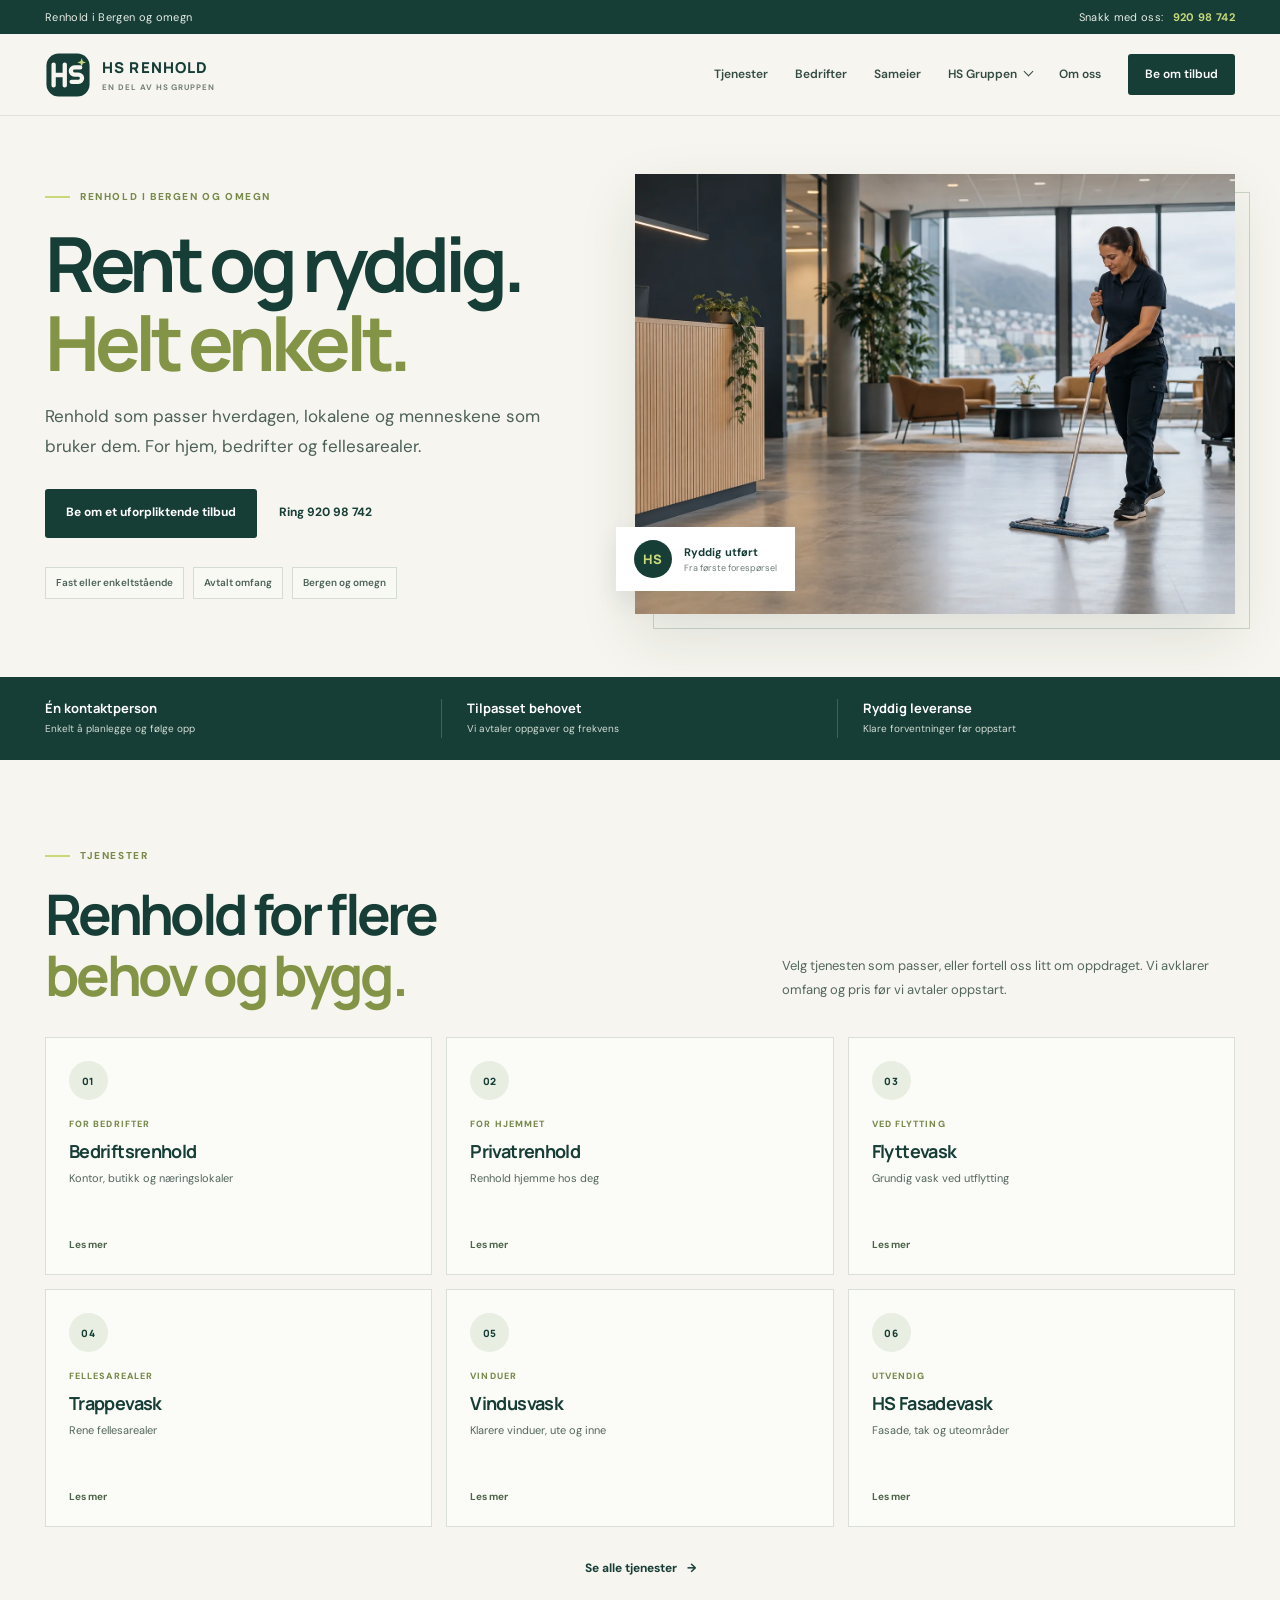
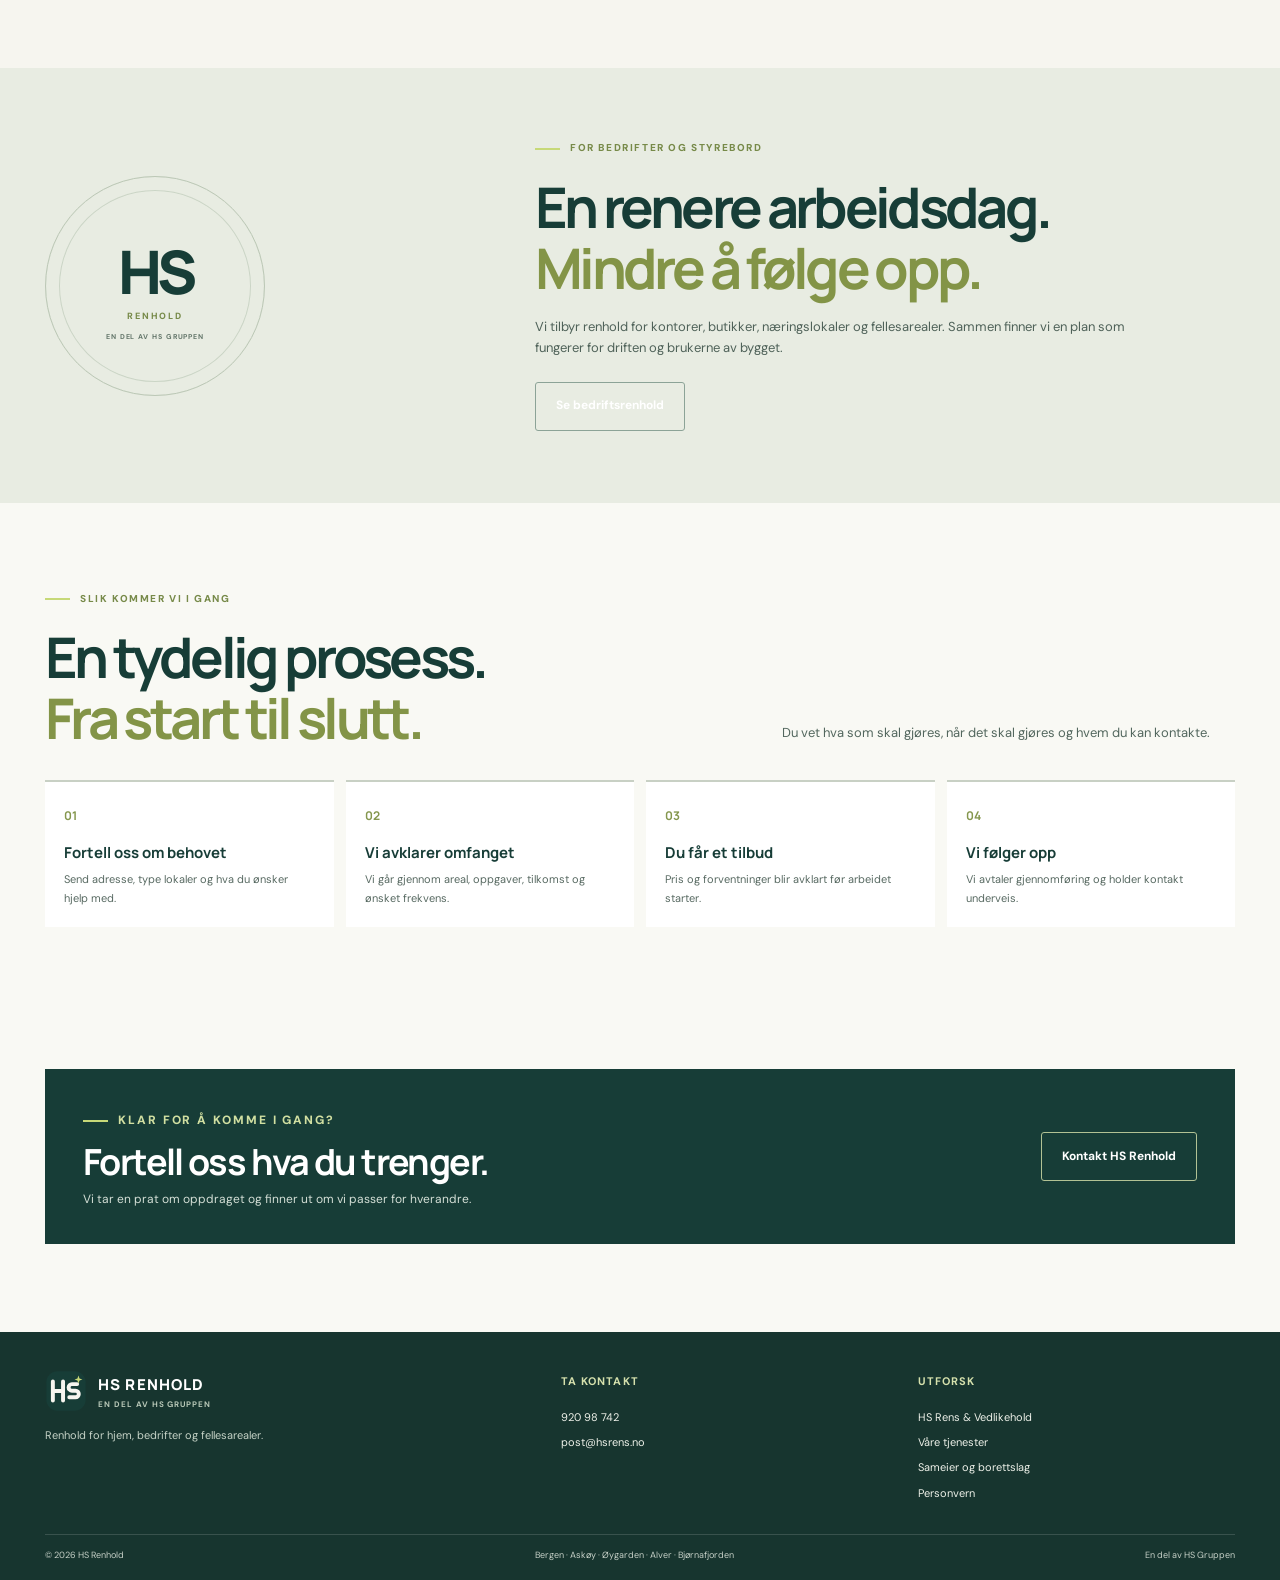
<file: index.html>
<!doctype html><html lang="no"><head><meta charset="utf-8"><meta name="viewport" content="width=device-width, initial-scale=1"><meta name="theme-color" content="#f7f7f2"><meta name="description" content="HS Renhold tilbyr renhold for bedrifter, private hjem, sameier og borettslag i Bergen og omegn. Be om et uforpliktende tilbud."><title>HS Renhold | Renhold i Bergen og omegn</title><link rel="icon" href="/assets/favicon.svg" type="image/svg+xml"><link rel="preconnect" href="https://fonts.googleapis.com"><link rel="preconnect" href="https://fonts.gstatic.com" crossorigin><link href="https://fonts.googleapis.com/css2?family=DM+Sans:wght@400;500;600;700&family=Manrope:wght@500;600;700;800&display=swap" rel="stylesheet"><link rel="stylesheet" href="/styles.css"></head><body><div class="topbar"><div class="wrap topbar-inner"><span>Renhold i Bergen og omegn</span><a href="tel:+4792098742">Snakk med oss: <strong>920 98 742</strong></a></div></div>
<header class="header"><div class="wrap nav"><a class="brand" href="/" aria-label="HS Renhold – forsiden"><img src="/assets/hs-renhold-mark-v20261006.svg" alt="" width="46" height="46"><span><strong>HS RENHOLD</strong><small>EN DEL AV HS GRUPPEN</small></span></a><button class="menu-toggle" aria-label="Åpne meny" aria-expanded="false"><i></i><i></i></button><nav class="nav-links" aria-label="Hovedmeny"><a href="/tjenester/">Tjenester</a><a href="/tjenester/bedriftsrenhold/">Bedrifter</a><a href="/sameier-borettslag/">Sameier</a><details class="group-menu"><summary>HS Gruppen</summary><div class="group-dropdown"><a href="https://hsrens.no/"><strong>HS Rens &amp; Vedlikehold</strong><span>Ventilasjonsrens og vedlikehold</span></a><a href="/"><strong>HS Renhold</strong><span>Renhold for hjem og bedrifter</span></a><a href="https://hsvindu.netlify.app/"><strong>HS Vindusvask</strong><span>Innvendig og utvendig vindusvask</span></a><a href="/fasadevask/"><strong>HS Fasadevask</strong><span>Fasade, tak og uteområder</span></a></div></details><a href="/om-oss/">Om oss</a><a class="nav-button" href="/kontakt/">Be om tilbud</a></nav></div></header><main><section class="hero"><div class="wrap hero-grid"><div class="hero-copy"><p class="eyebrow"><span></span>RENHOLD I BERGEN OG OMEGN</p><h1>Rent og ryddig.<br><span>Helt enkelt.</span></h1><p class="lead">Renhold som passer hverdagen, lokalene og menneskene som bruker dem. For hjem, bedrifter og fellesarealer.</p><div class="hero-actions"><a class="btn btn-primary" href="/kontakt/">Be om et uforpliktende tilbud</a><a class="text-link" href="tel:+4792098742">Ring 920 98 742</a></div><div class="hero-proof"><span>Fast eller enkeltstående</span><span>Avtalt omfang</span><span>Bergen og omegn</span></div></div><div class="hero-photo"><img src="/assets/renhold-kontor.webp" alt="Renholder vasker gulvet i et lyst kontorlokale"><div class="photo-tag"><b>HS</b><span><strong>Ryddig utført</strong><small>Fra første forespørsel</small></span></div></div></div></section>
<section class="intro-band"><div class="wrap band-grid"><div><strong>Én kontaktperson</strong><span>Enkelt å planlegge og følge opp</span></div><div><strong>Tilpasset behovet</strong><span>Vi avtaler oppgaver og frekvens</span></div><div><strong>Ryddig leveranse</strong><span>Klare forventninger før oppstart</span></div></div></section>
<section class="section"><div class="wrap"><div class="section-head"><p class="eyebrow"><span></span>TJENESTER</p><div class="section-title-row"><h2>Renhold for flere<br><span>behov og bygg.</span></h2><p>Velg tjenesten som passer, eller fortell oss litt om oppdraget. Vi avklarer omfang og pris før vi avtaler oppstart.</p></div></div><div class="service-grid"><a class="service-card" href="/tjenester/bedriftsrenhold/"><span class="card-icon">01</span><small>For bedrifter</small><h3>Bedriftsrenhold</h3><p>Kontor, butikk og næringslokaler</p><span class="card-link">Les mer</span></a><a class="service-card" href="/tjenester/privatrenhold/"><span class="card-icon">02</span><small>For hjemmet</small><h3>Privatrenhold</h3><p>Renhold hjemme hos deg</p><span class="card-link">Les mer</span></a><a class="service-card" href="/tjenester/flyttevask/"><span class="card-icon">03</span><small>Ved flytting</small><h3>Flyttevask</h3><p>Grundig vask ved utflytting</p><span class="card-link">Les mer</span></a><a class="service-card" href="/tjenester/trappevask/"><span class="card-icon">04</span><small>Fellesarealer</small><h3>Trappevask</h3><p>Rene fellesarealer</p><span class="card-link">Les mer</span></a><a class="service-card" href="https://hsvindu.netlify.app/"><span class="card-icon">05</span><small>Vinduer</small><h3>Vindusvask</h3><p>Klarere vinduer, ute og inne</p><span class="card-link">Les mer</span></a><a class="service-card" href="/fasadevask/"><span class="card-icon">06</span><small>Utvendig</small><h3>HS Fasadevask</h3><p>Fasade, tak og uteområder</p><span class="card-link">Les mer</span></a></div><div class="center-action"><a class="text-link" href="/tjenester/">Se alle tjenester <span>→</span></a></div></div></section>
<section class="feature-section"><div class="wrap feature-grid"><div class="feature-mark">HS<span>RENHOLD</span><small>EN DEL AV HS GRUPPEN</small></div><div><p class="eyebrow"><span></span>FOR BEDRIFTER OG STYREBORD</p><h2>En renere arbeidsdag.<br><span>Mindre å følge opp.</span></h2><p>Vi tilbyr renhold for kontorer, butikker, næringslokaler og fellesarealer. Sammen finner vi en plan som fungerer for driften og brukerne av bygget.</p><a class="btn btn-light" href="/tjenester/bedriftsrenhold/">Se bedriftsrenhold</a></div></div></section>
<section class="section process-section"><div class="wrap"><div class="section-head"><p class="eyebrow"><span></span>SLIK KOMMER VI I GANG</p><div class="section-title-row"><h2>En tydelig prosess.<br><span>Fra start til slutt.</span></h2><p>Du vet hva som skal gjøres, når det skal gjøres og hvem du kan kontakte.</p></div></div><div class="process-grid"><article><b>01</b><h3>Fortell oss om behovet</h3><p>Send adresse, type lokaler og hva du ønsker hjelp med.</p></article><article><b>02</b><h3>Vi avklarer omfanget</h3><p>Vi går gjennom areal, oppgaver, tilkomst og ønsket frekvens.</p></article><article><b>03</b><h3>Du får et tilbud</h3><p>Pris og forventninger blir avklart før arbeidet starter.</p></article><article><b>04</b><h3>Vi følger opp</h3><p>Vi avtaler gjennomføring og holder kontakt underveis.</p></article></div></div></section>
<section class="cta-section"><div class="wrap cta-box"><div><p class="eyebrow"><span></span>KLAR FOR Å KOMME I GANG?</p><h2>Fortell oss hva du trenger.</h2><p>Vi tar en prat om oppdraget og finner ut om vi passer for hverandre.</p></div><a class="btn btn-primary" href="/kontakt/">Kontakt HS Renhold</a></div></section></main><footer class="footer"><div class="wrap footer-main"><div><a class="brand brand-foot" href="/"><img src="/assets/hs-renhold-mark-v20261006.svg" alt="" width="42" height="42"><span><strong>HS RENHOLD</strong><small>EN DEL AV HS GRUPPEN</small></span></a><p>Renhold for hjem, bedrifter og fellesarealer.</p></div><div><h3>Ta kontakt</h3><a href="tel:+4792098742">920 98 742</a><a href="mailto:post@hsrens.no">post@hsrens.no</a></div><div><h3>Utforsk</h3><a href="https://hsrens.no/">HS Rens &amp; Vedlikehold</a><a href="/tjenester/">Våre tjenester</a><a href="/sameier-borettslag/">Sameier og borettslag</a><a href="/personvern/">Personvern</a></div></div><div class="wrap footer-bottom"><span>© <span data-year></span> HS Renhold</span><span>Bergen · Askøy · Øygarden · Alver · Bjørnafjorden</span><span>En del av HS Gruppen</span></div></footer><script src="/script.js" defer></script></body></html>
</file>
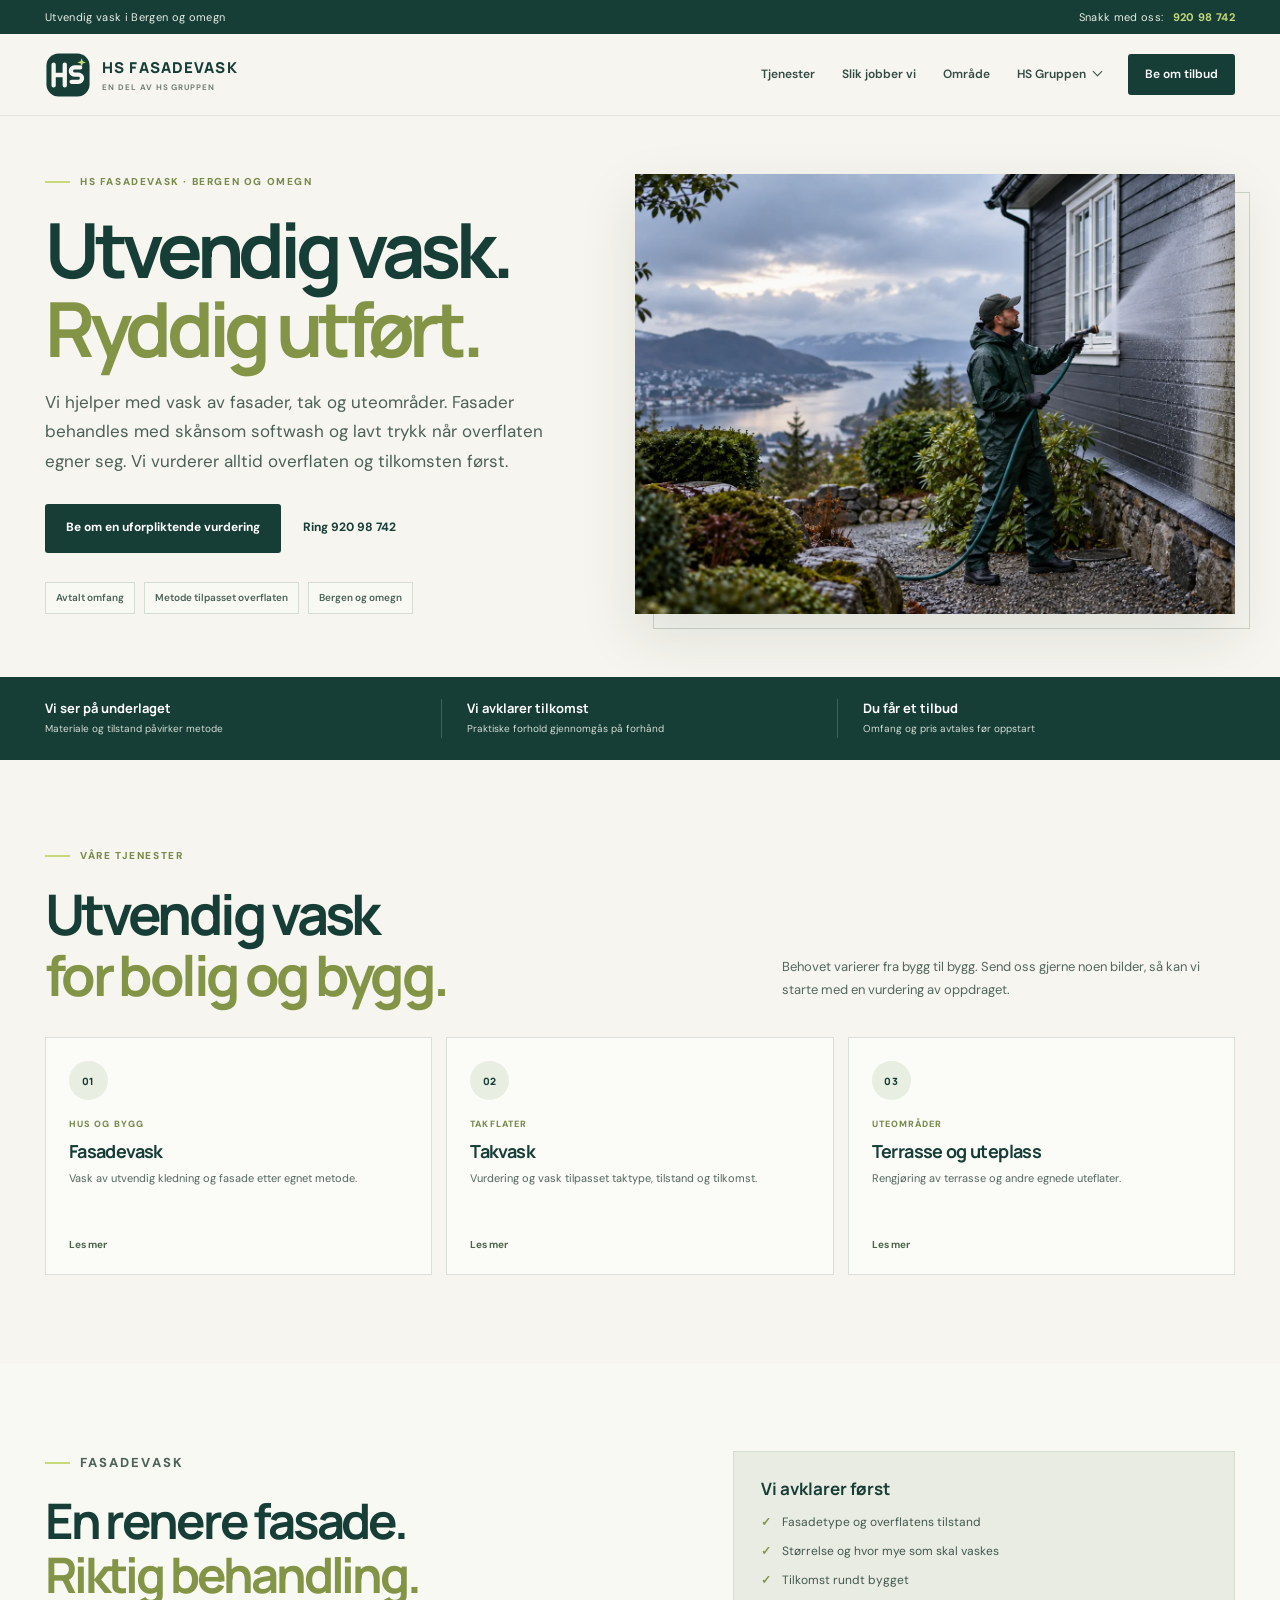
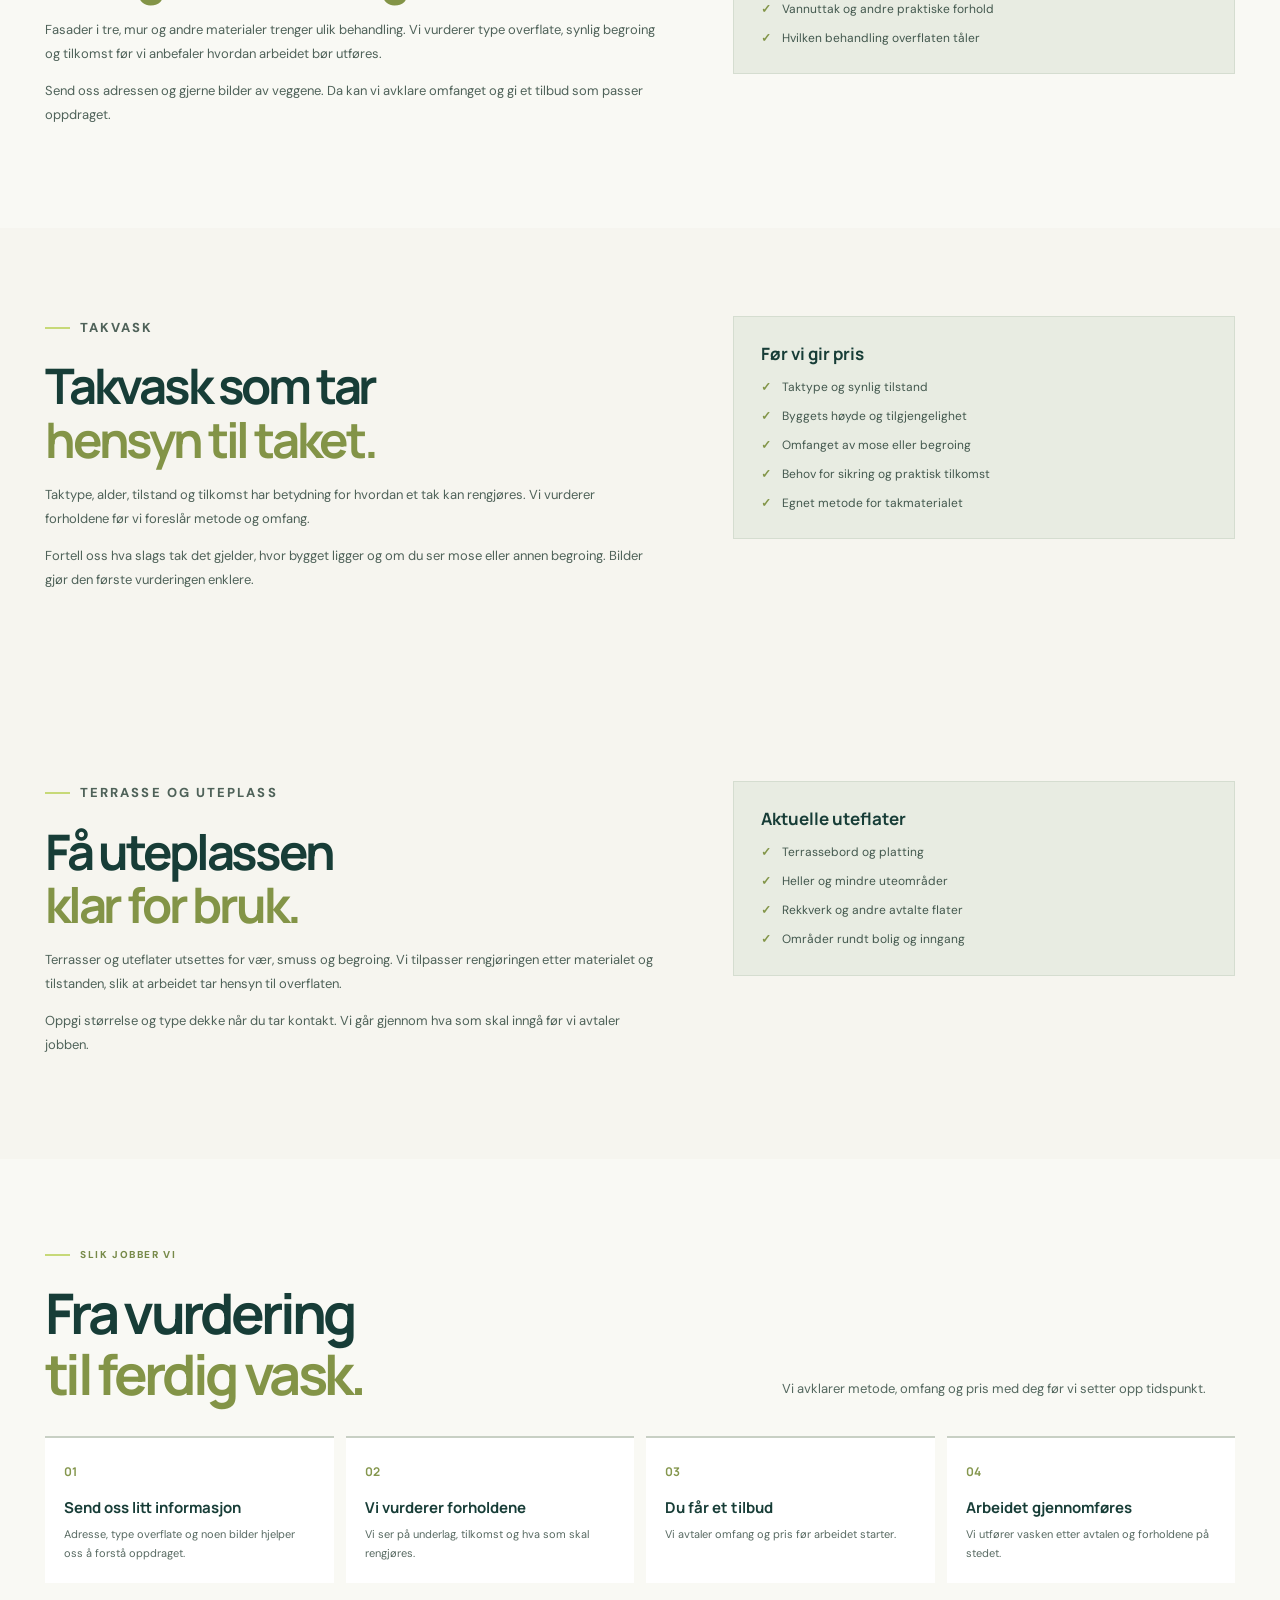
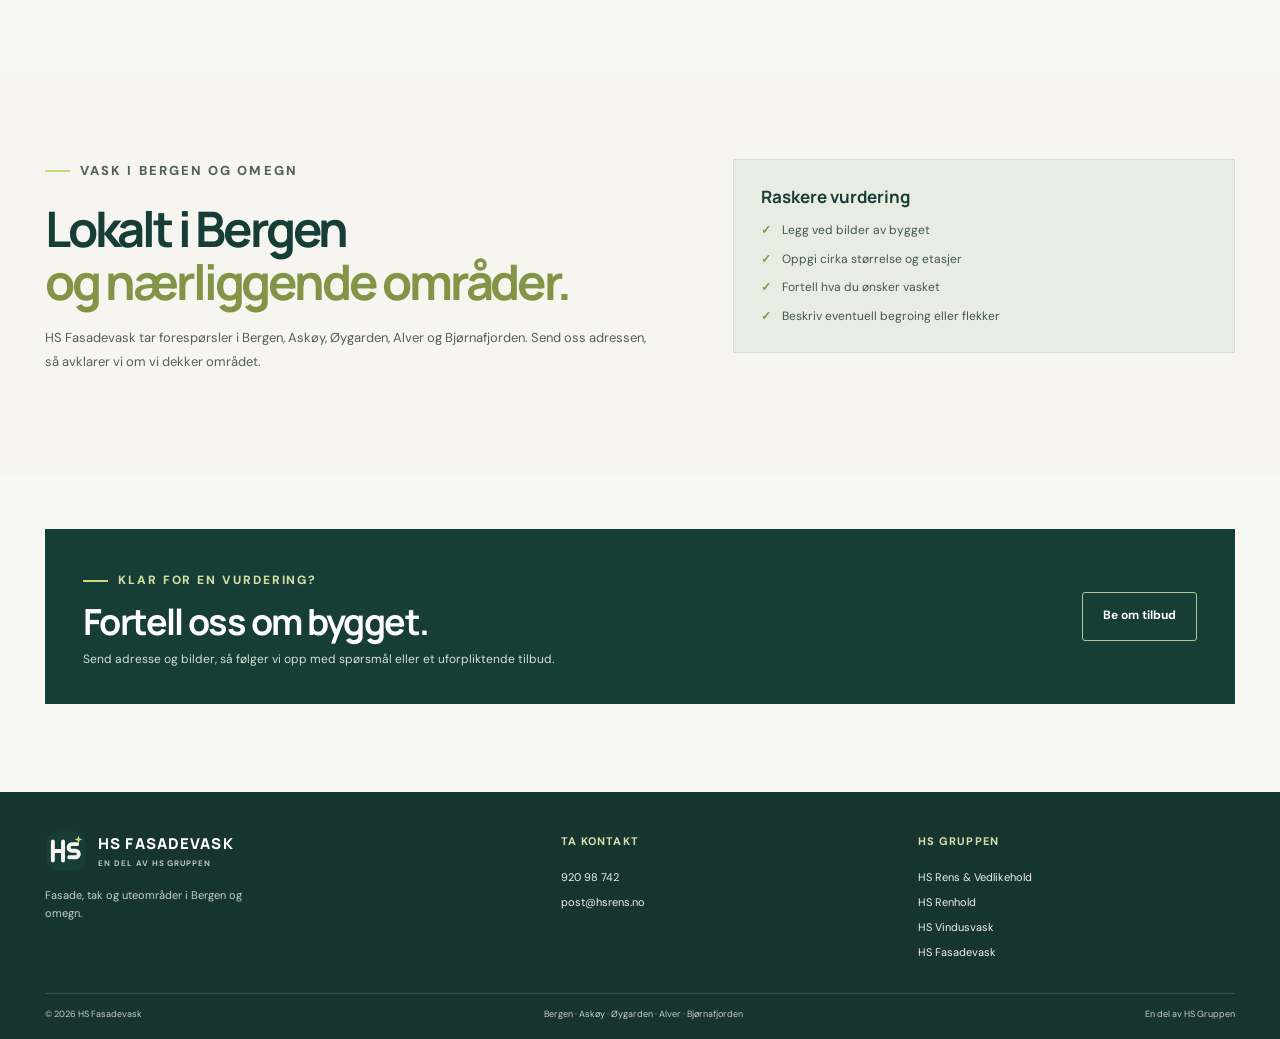
<file: fasadevask/index.html>
<!doctype html>
<html lang="no">
<head>
  <meta charset="utf-8">
  <meta name="viewport" content="width=device-width, initial-scale=1">
  <meta name="theme-color" content="#f7f7f2">
  <meta name="description" content="HS Fasadevask tilbyr fasadevask, takvask og terrassevask i Bergen og omegn. Be om en uforpliktende vurdering og pris.">
  <title>Fasadevask og takvask i Bergen | HS Fasadevask</title>
  <link rel="icon" href="/assets/favicon.svg" type="image/svg+xml">
  <link rel="preconnect" href="https://fonts.googleapis.com">
  <link rel="preconnect" href="https://fonts.gstatic.com" crossorigin>
  <link href="https://fonts.googleapis.com/css2?family=DM+Sans:wght@400;500;600;700&family=Manrope:wght@500;600;700;800&display=swap" rel="stylesheet">
  <link rel="stylesheet" href="/styles.css">
</head>
<body>
  <div class="topbar"><div class="wrap topbar-inner"><span>Utvendig vask i Bergen og omegn</span><a href="tel:+4792098742">Snakk med oss: <strong>920 98 742</strong></a></div></div>
  <header class="header"><div class="wrap nav">
    <a class="brand" href="/fasadevask/" aria-label="HS Fasadevask – forsiden"><img src="/assets/hs-renhold-mark-v20261006.svg" alt="" width="46" height="46"><span><strong>HS FASADEVASK</strong><small>EN DEL AV HS GRUPPEN</small></span></a>
    <button class="menu-toggle" aria-label="Åpne meny" aria-expanded="false"><i></i><i></i></button>
    <nav class="nav-links" aria-label="Hovedmeny"><a href="#tjenester">Tjenester</a><a href="#slik-jobber-vi">Slik jobber vi</a><a href="#omrade">Område</a><details class="group-menu"><summary>HS Gruppen</summary><div class="group-dropdown"><a href="https://hsrens.no/"><strong>HS Rens &amp; Vedlikehold</strong><span>Ventilasjonsrens og vedlikehold</span></a><a href="/"><strong>HS Renhold</strong><span>Renhold for hjem og bedrifter</span></a><a href="https://hsvindu.netlify.app/"><strong>HS Vindusvask</strong><span>Innvendig og utvendig vindusvask</span></a><a href="/fasadevask/"><strong>HS Fasadevask</strong><span>Fasade, tak og uteområder</span></a></div></details><a class="nav-button" href="/kontakt/">Be om tilbud</a></nav>
  </div></header>
  <main>
    <section class="hero"><div class="wrap hero-grid"><div class="hero-copy"><p class="eyebrow"><span></span>HS FASADEVASK · BERGEN OG OMEGN</p><h1>Utvendig vask.<br><span>Ryddig utført.</span></h1><p class="lead">Vi hjelper med vask av fasader, tak og uteområder. Fasader behandles med skånsom softwash og lavt trykk når overflaten egner seg. Vi vurderer alltid overflaten og tilkomsten først.</p><div class="hero-actions"><a class="btn btn-primary" href="/kontakt/">Be om en uforpliktende vurdering</a><a class="text-link" href="tel:+4792098742">Ring 920 98 742</a></div><div class="hero-proof"><span>Avtalt omfang</span><span>Metode tilpasset overflaten</span><span>Bergen og omegn</span></div></div><div class="hero-photo fasade-photo"><img src="/assets/fasadevask-softwash-v2.webp" alt="Renholder påfører fasaden softwash med lavtrykksprøyte"></div></div></section>
    <section class="intro-band"><div class="wrap band-grid"><div><strong>Vi ser på underlaget</strong><span>Materiale og tilstand påvirker metode</span></div><div><strong>Vi avklarer tilkomst</strong><span>Praktiske forhold gjennomgås på forhånd</span></div><div><strong>Du får et tilbud</strong><span>Omfang og pris avtales før oppstart</span></div></div></section>
    <section class="section" id="tjenester"><div class="wrap"><div class="section-head"><p class="eyebrow"><span></span>VÅRE TJENESTER</p><div class="section-title-row"><h2>Utvendig vask<br><span>for bolig og bygg.</span></h2><p>Behovet varierer fra bygg til bygg. Send oss gjerne noen bilder, så kan vi starte med en vurdering av oppdraget.</p></div></div><div class="service-grid"><a class="service-card" href="#fasadevask"><span class="card-icon">01</span><small>Hus og bygg</small><h3>Fasadevask</h3><p>Vask av utvendig kledning og fasade etter egnet metode.</p><span class="card-link">Les mer</span></a><a class="service-card" href="#takvask"><span class="card-icon">02</span><small>Takflater</small><h3>Takvask</h3><p>Vurdering og vask tilpasset taktype, tilstand og tilkomst.</p><span class="card-link">Les mer</span></a><a class="service-card" href="#terrassevask"><span class="card-icon">03</span><small>Uteområder</small><h3>Terrasse og uteplass</h3><p>Rengjøring av terrasse og andre egnede uteflater.</p><span class="card-link">Les mer</span></a></div></div></section>
    <section class="section process-section" id="fasadevask"><div class="wrap content-grid"><div><p class="eyebrow"><span></span>FASADEVASK</p><h2>En renere fasade.<br><span>Riktig behandling.</span></h2><p>Fasader i tre, mur og andre materialer trenger ulik behandling. Vi vurderer type overflate, synlig begroing og tilkomst før vi anbefaler hvordan arbeidet bør utføres.</p><p>Send oss adressen og gjerne bilder av veggene. Da kan vi avklare omfanget og gi et tilbud som passer oppdraget.</p></div><div class="check-panel"><h3>Vi avklarer først</h3><ul><li>Fasadetype og overflatens tilstand</li><li>Størrelse og hvor mye som skal vaskes</li><li>Tilkomst rundt bygget</li><li>Vannuttak og andre praktiske forhold</li><li>Hvilken behandling overflaten tåler</li></ul></div></div></section>
    <section class="section" id="takvask"><div class="wrap content-grid"><div><p class="eyebrow"><span></span>TAKVASK</p><h2>Takvask som tar<br><span>hensyn til taket.</span></h2><p>Taktype, alder, tilstand og tilkomst har betydning for hvordan et tak kan rengjøres. Vi vurderer forholdene før vi foreslår metode og omfang.</p><p>Fortell oss hva slags tak det gjelder, hvor bygget ligger og om du ser mose eller annen begroing. Bilder gjør den første vurderingen enklere.</p></div><div class="check-panel"><h3>Før vi gir pris</h3><ul><li>Taktype og synlig tilstand</li><li>Byggets høyde og tilgjengelighet</li><li>Omfanget av mose eller begroing</li><li>Behov for sikring og praktisk tilkomst</li><li>Egnet metode for takmaterialet</li></ul></div></div></section>
    <section class="section" id="terrassevask"><div class="wrap content-grid"><div><p class="eyebrow"><span></span>TERRASSE OG UTEPLASS</p><h2>Få uteplassen<br><span>klar for bruk.</span></h2><p>Terrasser og uteflater utsettes for vær, smuss og begroing. Vi tilpasser rengjøringen etter materialet og tilstanden, slik at arbeidet tar hensyn til overflaten.</p><p>Oppgi størrelse og type dekke når du tar kontakt. Vi går gjennom hva som skal inngå før vi avtaler jobben.</p></div><div class="check-panel"><h3>Aktuelle uteflater</h3><ul><li>Terrassebord og platting</li><li>Heller og mindre uteområder</li><li>Rekkverk og andre avtalte flater</li><li>Områder rundt bolig og inngang</li></ul></div></div></section>
    <section class="section process-section" id="slik-jobber-vi"><div class="wrap"><div class="section-head"><p class="eyebrow"><span></span>SLIK JOBBER VI</p><div class="section-title-row"><h2>Fra vurdering<br><span>til ferdig vask.</span></h2><p>Vi avklarer metode, omfang og pris med deg før vi setter opp tidspunkt.</p></div></div><div class="process-grid"><article><b>01</b><h3>Send oss litt informasjon</h3><p>Adresse, type overflate og noen bilder hjelper oss å forstå oppdraget.</p></article><article><b>02</b><h3>Vi vurderer forholdene</h3><p>Vi ser på underlag, tilkomst og hva som skal rengjøres.</p></article><article><b>03</b><h3>Du får et tilbud</h3><p>Vi avtaler omfang og pris før arbeidet starter.</p></article><article><b>04</b><h3>Arbeidet gjennomføres</h3><p>Vi utfører vasken etter avtalen og forholdene på stedet.</p></article></div></div></section>
    <section class="section" id="omrade"><div class="wrap content-grid"><div><p class="eyebrow"><span></span>VASK I BERGEN OG OMEGN</p><h2>Lokalt i Bergen<br><span>og nærliggende områder.</span></h2><p>HS Fasadevask tar forespørsler i Bergen, Askøy, Øygarden, Alver og Bjørnafjorden. Send oss adressen, så avklarer vi om vi dekker området.</p></div><div class="check-panel"><h3>Raskere vurdering</h3><ul><li>Legg ved bilder av bygget</li><li>Oppgi cirka størrelse og etasjer</li><li>Fortell hva du ønsker vasket</li><li>Beskriv eventuell begroing eller flekker</li></ul></div></div></section>
    <section class="cta-section"><div class="wrap cta-box"><div><p class="eyebrow"><span></span>KLAR FOR EN VURDERING?</p><h2>Fortell oss om bygget.</h2><p>Send adresse og bilder, så følger vi opp med spørsmål eller et uforpliktende tilbud.</p></div><a class="btn btn-primary" href="/kontakt/">Be om tilbud</a></div></section>
  </main>
  <footer class="footer"><div class="wrap footer-main"><div><a class="brand brand-foot" href="/fasadevask/"><img src="/assets/hs-renhold-mark-v20261006.svg" alt="" width="42" height="42"><span><strong>HS FASADEVASK</strong><small>EN DEL AV HS GRUPPEN</small></span></a><p>Fasade, tak og uteområder i Bergen og omegn.</p></div><div><h3>Ta kontakt</h3><a href="tel:+4792098742">920 98 742</a><a href="mailto:post@hsrens.no">post@hsrens.no</a></div><div><h3>HS Gruppen</h3><a href="https://hsrens.no/">HS Rens &amp; Vedlikehold</a><a href="/">HS Renhold</a><a href="https://hsvindu.netlify.app/">HS Vindusvask</a><a href="/fasadevask/">HS Fasadevask</a></div></div><div class="wrap footer-bottom"><span>© <span data-year></span> HS Fasadevask</span><span>Bergen · Askøy · Øygarden · Alver · Bjørnafjorden</span><span>En del av HS Gruppen</span></div></footer>
  <script src="/script.js" defer></script>
</body>
</html>
</file>
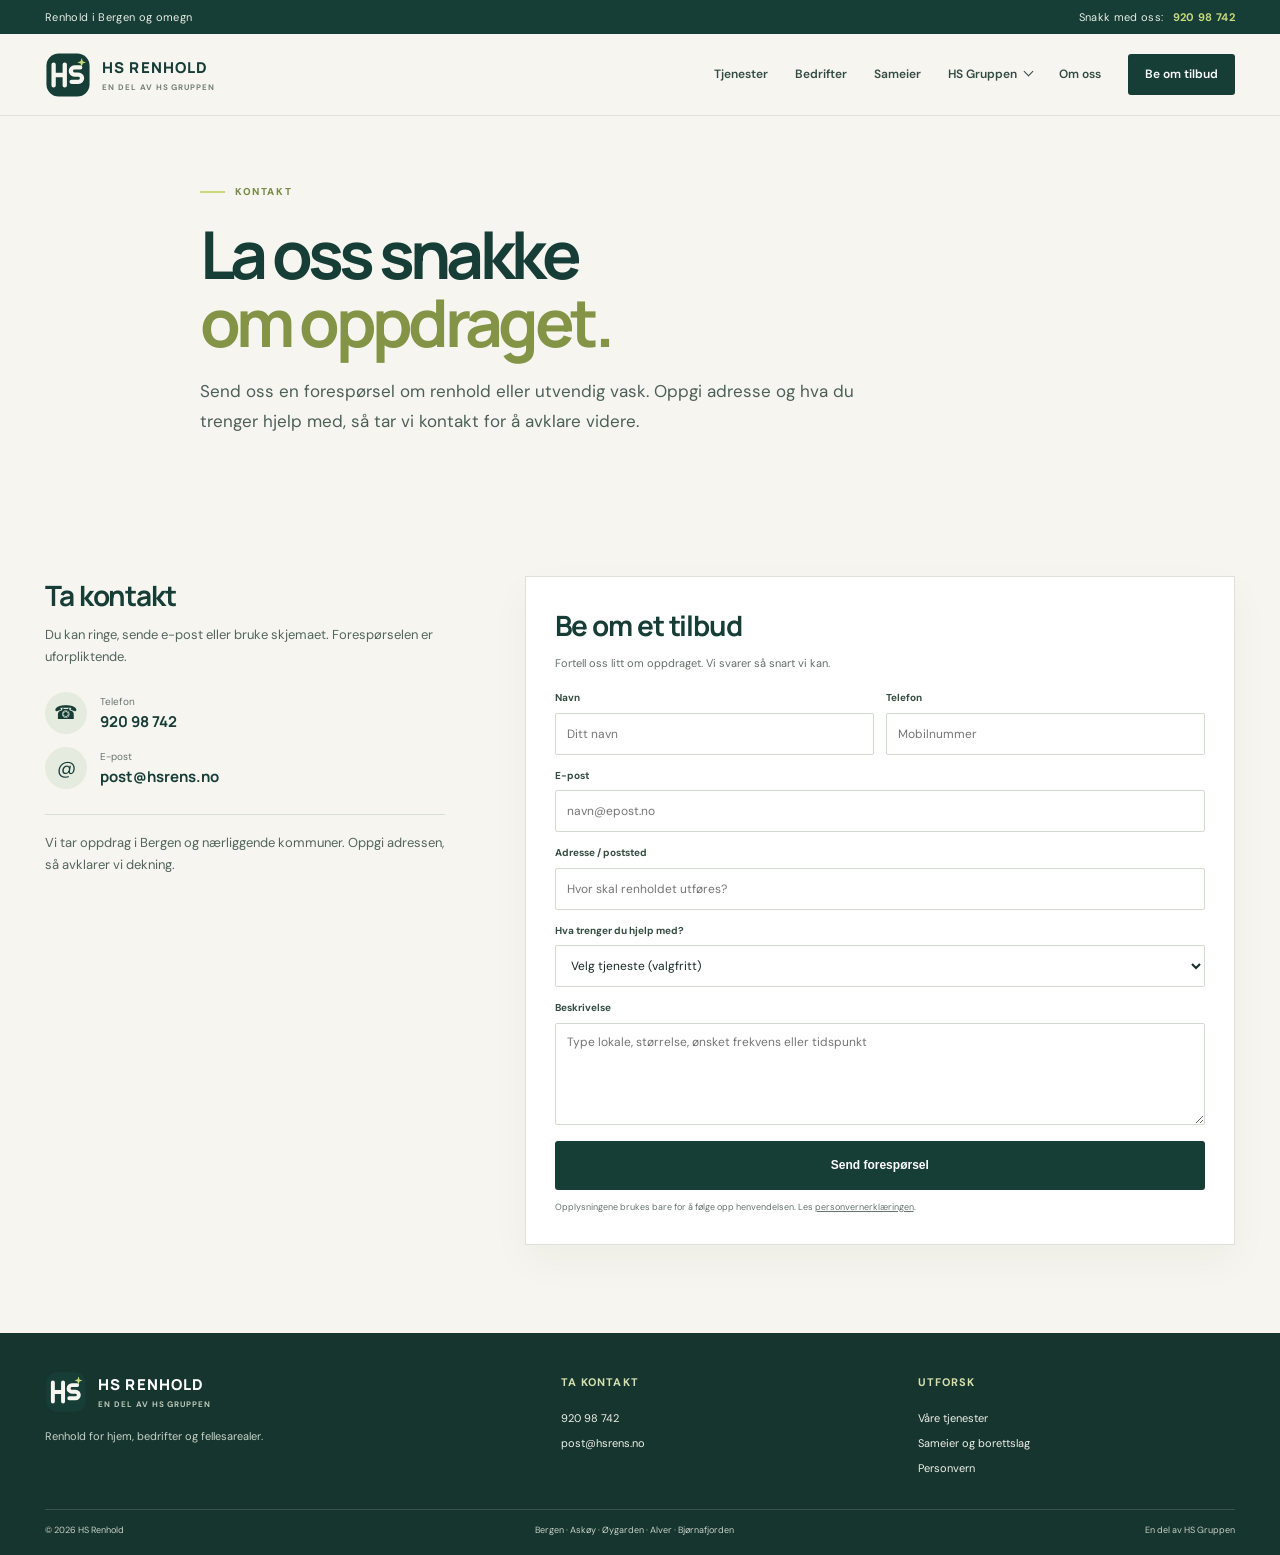
<file: kontakt/index.html>
<!doctype html><html lang="no"><head><meta charset="utf-8"><meta name="viewport" content="width=device-width, initial-scale=1"><meta name="theme-color" content="#f7f7f2"><meta name="description" content="Kontakt HS Renhold i Bergen. Ring 920 98 742 eller send en uforpliktende forespørsel om renhold."><title>Kontakt HS Renhold | Be om tilbud</title><link rel="icon" href="/assets/favicon.svg" type="image/svg+xml"><link rel="preconnect" href="https://fonts.googleapis.com"><link rel="preconnect" href="https://fonts.gstatic.com" crossorigin><link href="https://fonts.googleapis.com/css2?family=DM+Sans:wght@400;500;600;700&family=Manrope:wght@500;600;700;800&display=swap" rel="stylesheet"><link rel="stylesheet" href="/styles.css"></head><body><div class="topbar"><div class="wrap topbar-inner"><span>Renhold i Bergen og omegn</span><a href="tel:+4792098742">Snakk med oss: <strong>920 98 742</strong></a></div></div>
<header class="header"><div class="wrap nav"><a class="brand" href="/" aria-label="HS Renhold – forsiden"><img src="/assets/hs-renhold-mark-v20261006.svg" alt="" width="46" height="46"><span><strong>HS RENHOLD</strong><small>EN DEL AV HS GRUPPEN</small></span></a><button class="menu-toggle" aria-label="Åpne meny" aria-expanded="false"><i></i><i></i></button><nav class="nav-links" aria-label="Hovedmeny"><a href="/tjenester/">Tjenester</a><a href="/tjenester/bedriftsrenhold/">Bedrifter</a><a href="/sameier-borettslag/">Sameier</a><details class="group-menu"><summary>HS Gruppen</summary><div class="group-dropdown"><a href="https://hsrens.no/"><strong>HS Rens &amp; Vedlikehold</strong><span>Ventilasjonsrens og vedlikehold</span></a><a href="/"><strong>HS Renhold</strong><span>Renhold for hjem og bedrifter</span></a><a href="https://hsvindu.netlify.app/"><strong>HS Vindusvask</strong><span>Innvendig og utvendig vindusvask</span></a><a href="/fasadevask/"><strong>HS Fasadevask</strong><span>Fasade, tak og uteområder</span></a></div></details><a href="/om-oss/">Om oss</a><a class="nav-button" href="/kontakt/">Be om tilbud</a></nav></div></header><main><section class="page-hero"><div class="wrap narrow"><p class="eyebrow"><span></span>KONTAKT</p><h1>La oss snakke<br><span>om oppdraget.</span></h1><p class="lead">Send oss en forespørsel om renhold eller utvendig vask. Oppgi adresse og hva du trenger hjelp med, så tar vi kontakt for å avklare videre.</p></div></section><section class="section"><div class="wrap contact-grid"><div class="contact-info"><h2>Ta kontakt</h2><p>Du kan ringe, sende e-post eller bruke skjemaet. Forespørselen er uforpliktende.</p><a class="contact-row" href="tel:+4792098742"><span class="contact-icon">☎</span><span><small>Telefon</small><strong>920 98 742</strong></span></a><a class="contact-row" href="mailto:post@hsrens.no"><span class="contact-icon">@</span><span><small>E-post</small><strong>post@hsrens.no</strong></span></a><p class="area-note">Vi tar oppdrag i Bergen og nærliggende kommuner. Oppgi adressen, så avklarer vi dekning.</p></div><form class="contact-form" name="foresporsel" method="POST" action="/takk/" data-netlify="true" netlify-honeypot="bot-field"><input type="hidden" name="form-name" value="foresporsel"><input type="hidden" name="subject" value="Ny forespørsel – HS Gruppen"><div class="honeypot"><label>Ikke fyll ut<input name="bot-field"></label></div><h2>Be om et tilbud</h2><p>Fortell oss litt om oppdraget. Vi svarer så snart vi kan.</p><div class="form-row"><label>Navn<input name="navn" autocomplete="name" required placeholder="Ditt navn"></label><label>Telefon<input name="telefon" type="tel" autocomplete="tel" required placeholder="Mobilnummer"></label></div><label>E-post<input name="epost" type="email" autocomplete="email" required placeholder="navn@epost.no"></label><label>Adresse / poststed<input name="adresse" autocomplete="street-address" placeholder="Hvor skal renholdet utføres?"></label><label>Hva trenger du hjelp med?<select name="tjeneste"><option value="">Velg tjeneste (valgfritt)</option><option>Bedriftsrenhold</option><option>Privatrenhold</option><option>Flyttevask</option><option>Trappevask / fellesarealer</option><option>Vindusvask</option><option>HS Fasadevask (fasade, tak og terrasse)</option><option>Annet</option></select></label><label>Beskrivelse<textarea name="beskrivelse" rows="5" placeholder="Type lokale, størrelse, ønsket frekvens eller tidspunkt"></textarea></label><button class="btn btn-primary" type="submit">Send forespørsel</button><small class="privacy-note">Opplysningene brukes bare for å følge opp henvendelsen. Les <a href="/personvern/">personvernerklæringen</a>.</small></form></div></section></main><footer class="footer"><div class="wrap footer-main"><div><a class="brand brand-foot" href="/"><img src="/assets/hs-renhold-mark-v20261006.svg" alt="" width="42" height="42"><span><strong>HS RENHOLD</strong><small>EN DEL AV HS GRUPPEN</small></span></a><p>Renhold for hjem, bedrifter og fellesarealer.</p></div><div><h3>Ta kontakt</h3><a href="tel:+4792098742">920 98 742</a><a href="mailto:post@hsrens.no">post@hsrens.no</a></div><div><h3>Utforsk</h3><a href="/tjenester/">Våre tjenester</a><a href="/sameier-borettslag/">Sameier og borettslag</a><a href="/personvern/">Personvern</a></div></div><div class="wrap footer-bottom"><span>© <span data-year></span> HS Renhold</span><span>Bergen · Askøy · Øygarden · Alver · Bjørnafjorden</span><span>En del av HS Gruppen</span></div></footer><script src="/script.js" defer></script></body></html>
</file>
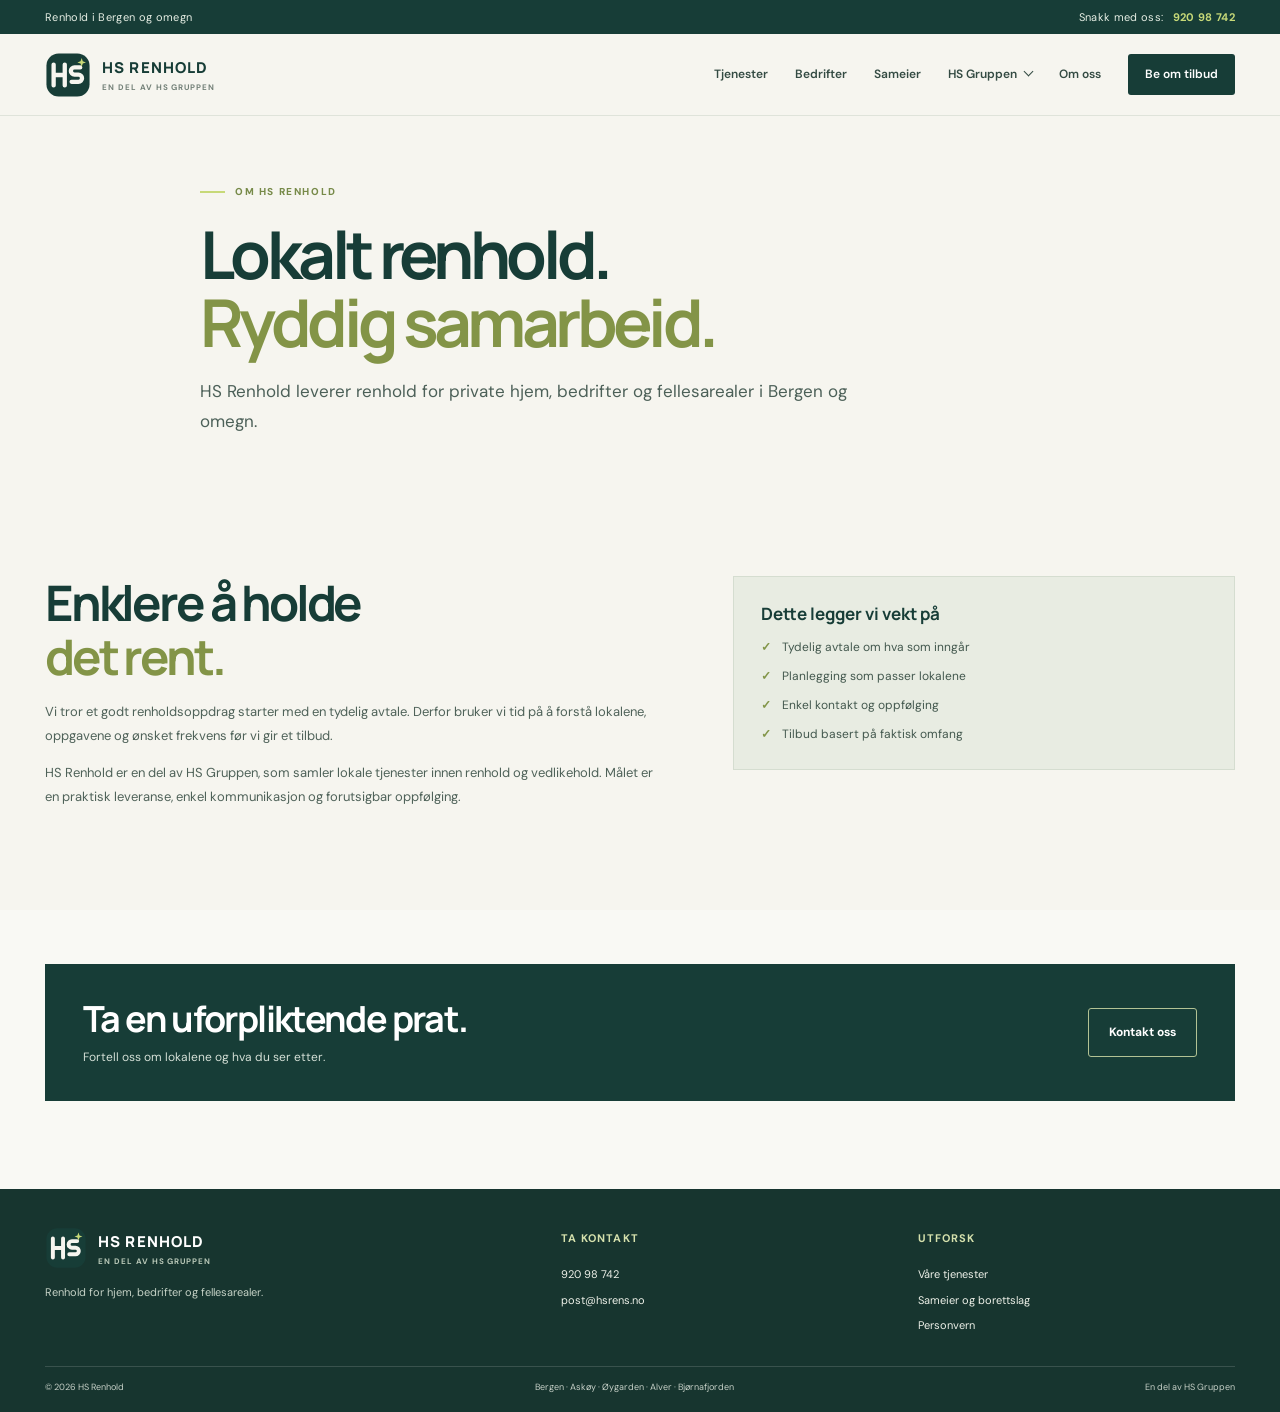
<file: om-oss/index.html>
<!doctype html><html lang="no"><head><meta charset="utf-8"><meta name="viewport" content="width=device-width, initial-scale=1"><meta name="theme-color" content="#f7f7f2"><meta name="description" content="Møt HS Renhold – lokal renholdsleverandør for hjem, bedrifter og sameier i Bergen og omegn."><title>Om HS Renhold | Renhold i Bergen</title><link rel="icon" href="/assets/favicon.svg" type="image/svg+xml"><link rel="preconnect" href="https://fonts.googleapis.com"><link rel="preconnect" href="https://fonts.gstatic.com" crossorigin><link href="https://fonts.googleapis.com/css2?family=DM+Sans:wght@400;500;600;700&family=Manrope:wght@500;600;700;800&display=swap" rel="stylesheet"><link rel="stylesheet" href="/styles.css"></head><body><div class="topbar"><div class="wrap topbar-inner"><span>Renhold i Bergen og omegn</span><a href="tel:+4792098742">Snakk med oss: <strong>920 98 742</strong></a></div></div>
<header class="header"><div class="wrap nav"><a class="brand" href="/" aria-label="HS Renhold – forsiden"><img src="/assets/hs-renhold-mark-v20261006.svg" alt="" width="46" height="46"><span><strong>HS RENHOLD</strong><small>EN DEL AV HS GRUPPEN</small></span></a><button class="menu-toggle" aria-label="Åpne meny" aria-expanded="false"><i></i><i></i></button><nav class="nav-links" aria-label="Hovedmeny"><a href="/tjenester/">Tjenester</a><a href="/tjenester/bedriftsrenhold/">Bedrifter</a><a href="/sameier-borettslag/">Sameier</a><details class="group-menu"><summary>HS Gruppen</summary><div class="group-dropdown"><a href="https://hsrens.no/"><strong>HS Rens &amp; Vedlikehold</strong><span>Ventilasjonsrens og vedlikehold</span></a><a href="/"><strong>HS Renhold</strong><span>Renhold for hjem og bedrifter</span></a><a href="https://hsvindu.netlify.app/"><strong>HS Vindusvask</strong><span>Innvendig og utvendig vindusvask</span></a><a href="/fasadevask/"><strong>HS Fasadevask</strong><span>Fasade, tak og uteområder</span></a></div></details><a href="/om-oss/">Om oss</a><a class="nav-button" href="/kontakt/">Be om tilbud</a></nav></div></header><main><section class="page-hero"><div class="wrap narrow"><p class="eyebrow"><span></span>OM HS RENHOLD</p><h1>Lokalt renhold.<br><span>Ryddig samarbeid.</span></h1><p class="lead">HS Renhold leverer renhold for private hjem, bedrifter og fellesarealer i Bergen og omegn.</p></div></section><section class="section"><div class="wrap content-grid"><div><h2>Enklere å holde<br><span>det rent.</span></h2><p>Vi tror et godt renholdsoppdrag starter med en tydelig avtale. Derfor bruker vi tid på å forstå lokalene, oppgavene og ønsket frekvens før vi gir et tilbud.</p><p>HS Renhold er en del av HS Gruppen, som samler lokale tjenester innen renhold og vedlikehold. Målet er en praktisk leveranse, enkel kommunikasjon og forutsigbar oppfølging.</p></div><div class="check-panel"><h3>Dette legger vi vekt på</h3><ul><li>Tydelig avtale om hva som inngår</li><li>Planlegging som passer lokalene</li><li>Enkel kontakt og oppfølging</li><li>Tilbud basert på faktisk omfang</li></ul></div></div></section><section class="cta-section"><div class="wrap cta-box"><div><h2>Ta en uforpliktende prat.</h2><p>Fortell oss om lokalene og hva du ser etter.</p></div><a class="btn btn-primary" href="/kontakt/">Kontakt oss</a></div></section></main><footer class="footer"><div class="wrap footer-main"><div><a class="brand brand-foot" href="/"><img src="/assets/hs-renhold-mark-v20261006.svg" alt="" width="42" height="42"><span><strong>HS RENHOLD</strong><small>EN DEL AV HS GRUPPEN</small></span></a><p>Renhold for hjem, bedrifter og fellesarealer.</p></div><div><h3>Ta kontakt</h3><a href="tel:+4792098742">920 98 742</a><a href="mailto:post@hsrens.no">post@hsrens.no</a></div><div><h3>Utforsk</h3><a href="/tjenester/">Våre tjenester</a><a href="/sameier-borettslag/">Sameier og borettslag</a><a href="/personvern/">Personvern</a></div></div><div class="wrap footer-bottom"><span>© <span data-year></span> HS Renhold</span><span>Bergen · Askøy · Øygarden · Alver · Bjørnafjorden</span><span>En del av HS Gruppen</span></div></footer><script src="/script.js" defer></script></body></html>
</file>
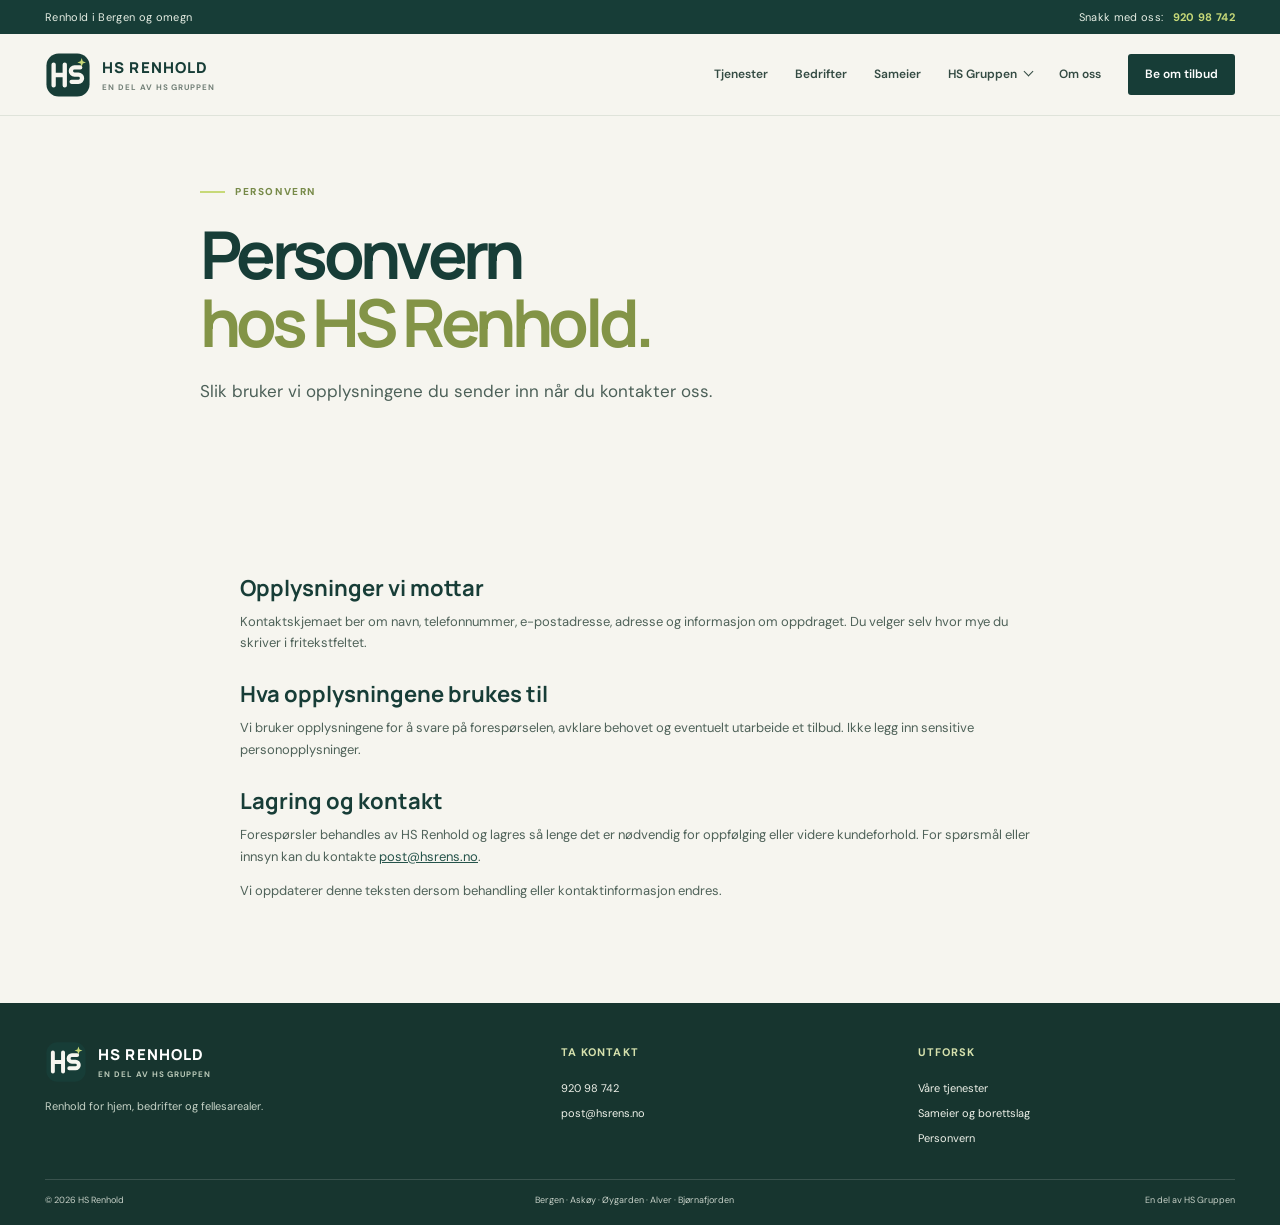
<file: personvern/index.html>
<!doctype html><html lang="no"><head><meta charset="utf-8"><meta name="viewport" content="width=device-width, initial-scale=1"><meta name="theme-color" content="#f7f7f2"><meta name="description" content="Personvernerklæring for kontaktskjema og behandling av henvendelser til HS Renhold."><title>Personvern | HS Renhold</title><link rel="icon" href="/assets/favicon.svg" type="image/svg+xml"><link rel="preconnect" href="https://fonts.googleapis.com"><link rel="preconnect" href="https://fonts.gstatic.com" crossorigin><link href="https://fonts.googleapis.com/css2?family=DM+Sans:wght@400;500;600;700&family=Manrope:wght@500;600;700;800&display=swap" rel="stylesheet"><link rel="stylesheet" href="/styles.css"></head><body><div class="topbar"><div class="wrap topbar-inner"><span>Renhold i Bergen og omegn</span><a href="tel:+4792098742">Snakk med oss: <strong>920 98 742</strong></a></div></div>
<header class="header"><div class="wrap nav"><a class="brand" href="/" aria-label="HS Renhold – forsiden"><img src="/assets/hs-renhold-mark-v20261006.svg" alt="" width="46" height="46"><span><strong>HS RENHOLD</strong><small>EN DEL AV HS GRUPPEN</small></span></a><button class="menu-toggle" aria-label="Åpne meny" aria-expanded="false"><i></i><i></i></button><nav class="nav-links" aria-label="Hovedmeny"><a href="/tjenester/">Tjenester</a><a href="/tjenester/bedriftsrenhold/">Bedrifter</a><a href="/sameier-borettslag/">Sameier</a><details class="group-menu"><summary>HS Gruppen</summary><div class="group-dropdown"><a href="https://hsrens.no/"><strong>HS Rens &amp; Vedlikehold</strong><span>Ventilasjonsrens og vedlikehold</span></a><a href="/"><strong>HS Renhold</strong><span>Renhold for hjem og bedrifter</span></a><a href="https://hsvindu.netlify.app/"><strong>HS Vindusvask</strong><span>Innvendig og utvendig vindusvask</span></a><a href="/fasadevask/"><strong>HS Fasadevask</strong><span>Fasade, tak og uteområder</span></a></div></details><a href="/om-oss/">Om oss</a><a class="nav-button" href="/kontakt/">Be om tilbud</a></nav></div></header><main><section class="page-hero"><div class="wrap narrow"><p class="eyebrow"><span></span>PERSONVERN</p><h1>Personvern<br><span>hos HS Renhold.</span></h1><p class="lead">Slik bruker vi opplysningene du sender inn når du kontakter oss.</p></div></section><section class="section"><div class="wrap prose"><h2>Opplysninger vi mottar</h2><p>Kontaktskjemaet ber om navn, telefonnummer, e-postadresse, adresse og informasjon om oppdraget. Du velger selv hvor mye du skriver i fritekstfeltet.</p><h2>Hva opplysningene brukes til</h2><p>Vi bruker opplysningene for å svare på forespørselen, avklare behovet og eventuelt utarbeide et tilbud. Ikke legg inn sensitive personopplysninger.</p><h2>Lagring og kontakt</h2><p>Forespørsler behandles av HS Renhold og lagres så lenge det er nødvendig for oppfølging eller videre kundeforhold. For spørsmål eller innsyn kan du kontakte <a href="mailto:post@hsrens.no">post@hsrens.no</a>.</p><p>Vi oppdaterer denne teksten dersom behandling eller kontaktinformasjon endres.</p></div></section></main><footer class="footer"><div class="wrap footer-main"><div><a class="brand brand-foot" href="/"><img src="/assets/hs-renhold-mark-v20261006.svg" alt="" width="42" height="42"><span><strong>HS RENHOLD</strong><small>EN DEL AV HS GRUPPEN</small></span></a><p>Renhold for hjem, bedrifter og fellesarealer.</p></div><div><h3>Ta kontakt</h3><a href="tel:+4792098742">920 98 742</a><a href="mailto:post@hsrens.no">post@hsrens.no</a></div><div><h3>Utforsk</h3><a href="/tjenester/">Våre tjenester</a><a href="/sameier-borettslag/">Sameier og borettslag</a><a href="/personvern/">Personvern</a></div></div><div class="wrap footer-bottom"><span>© <span data-year></span> HS Renhold</span><span>Bergen · Askøy · Øygarden · Alver · Bjørnafjorden</span><span>En del av HS Gruppen</span></div></footer><script src="/script.js" defer></script></body></html>
</file>
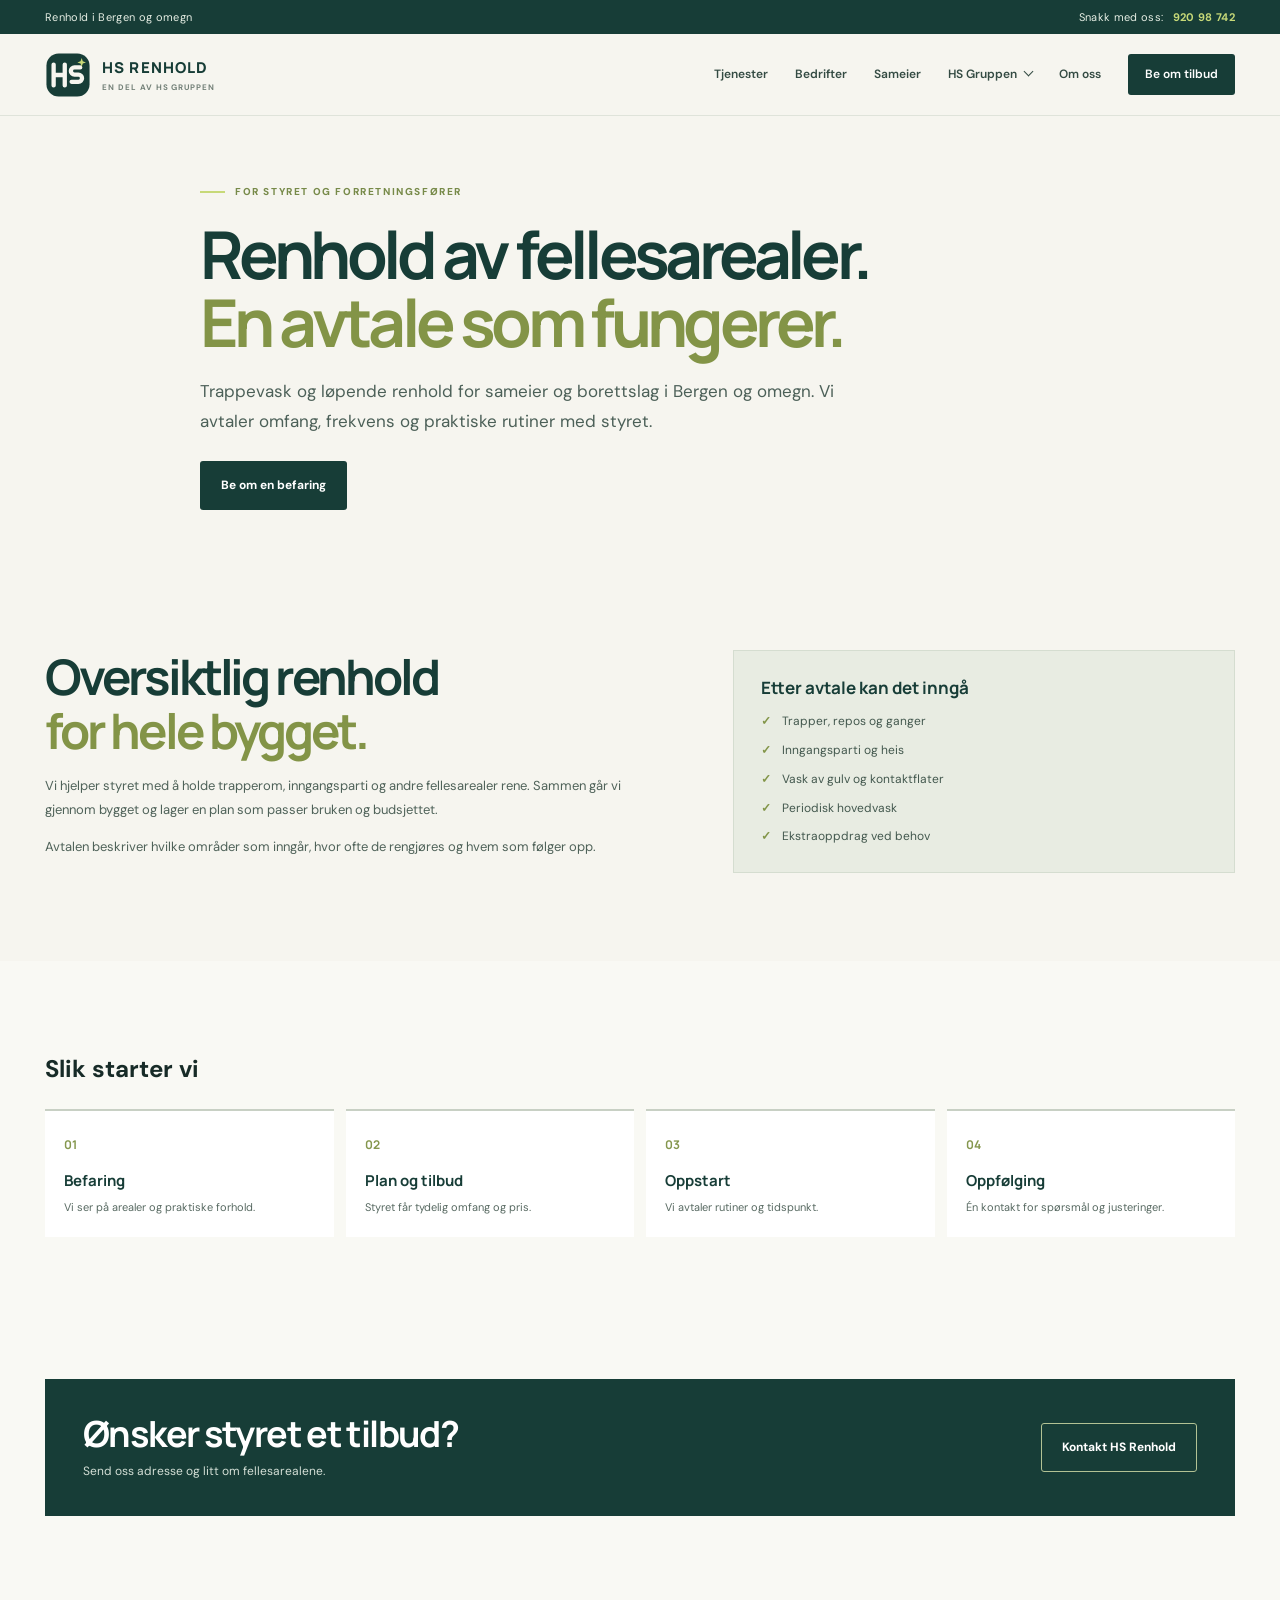
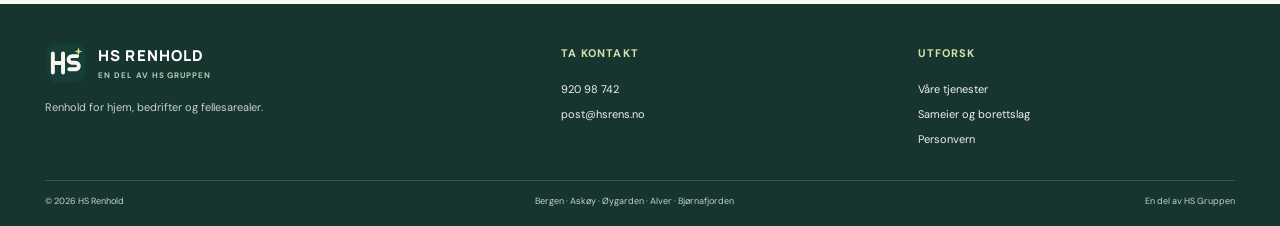
<file: sameier-borettslag/index.html>
<!doctype html><html lang="no"><head><meta charset="utf-8"><meta name="viewport" content="width=device-width, initial-scale=1"><meta name="theme-color" content="#f7f7f2"><meta name="description" content="Trappevask og renhold av fellesarealer i Bergen og omegn. Avklart omfang, fast plan og enkel oppfølging for styret."><title>Renhold for sameier og borettslag | HS Renhold</title><link rel="icon" href="/assets/favicon.svg" type="image/svg+xml"><link rel="preconnect" href="https://fonts.googleapis.com"><link rel="preconnect" href="https://fonts.gstatic.com" crossorigin><link href="https://fonts.googleapis.com/css2?family=DM+Sans:wght@400;500;600;700&family=Manrope:wght@500;600;700;800&display=swap" rel="stylesheet"><link rel="stylesheet" href="/styles.css"></head><body><div class="topbar"><div class="wrap topbar-inner"><span>Renhold i Bergen og omegn</span><a href="tel:+4792098742">Snakk med oss: <strong>920 98 742</strong></a></div></div>
<header class="header"><div class="wrap nav"><a class="brand" href="/" aria-label="HS Renhold – forsiden"><img src="/assets/hs-renhold-mark-v20261006.svg" alt="" width="46" height="46"><span><strong>HS RENHOLD</strong><small>EN DEL AV HS GRUPPEN</small></span></a><button class="menu-toggle" aria-label="Åpne meny" aria-expanded="false"><i></i><i></i></button><nav class="nav-links" aria-label="Hovedmeny"><a href="/tjenester/">Tjenester</a><a href="/tjenester/bedriftsrenhold/">Bedrifter</a><a href="/sameier-borettslag/">Sameier</a><details class="group-menu"><summary>HS Gruppen</summary><div class="group-dropdown"><a href="https://hsrens.no/"><strong>HS Rens &amp; Vedlikehold</strong><span>Ventilasjonsrens og vedlikehold</span></a><a href="/"><strong>HS Renhold</strong><span>Renhold for hjem og bedrifter</span></a><a href="https://hsvindu.netlify.app/"><strong>HS Vindusvask</strong><span>Innvendig og utvendig vindusvask</span></a><a href="/fasadevask/"><strong>HS Fasadevask</strong><span>Fasade, tak og uteområder</span></a></div></details><a href="/om-oss/">Om oss</a><a class="nav-button" href="/kontakt/">Be om tilbud</a></nav></div></header><main><section class="page-hero"><div class="wrap narrow"><p class="eyebrow"><span></span>FOR STYRET OG FORRETNINGSFØRER</p><h1>Renhold av fellesarealer.<br><span>En avtale som fungerer.</span></h1><p class="lead">Trappevask og løpende renhold for sameier og borettslag i Bergen og omegn. Vi avtaler omfang, frekvens og praktiske rutiner med styret.</p><a class="btn btn-primary" href="/kontakt/">Be om en befaring</a></div></section><section class="section"><div class="wrap content-grid"><div><h2>Oversiktlig renhold<br><span>for hele bygget.</span></h2><p>Vi hjelper styret med å holde trapperom, inngangsparti og andre fellesarealer rene. Sammen går vi gjennom bygget og lager en plan som passer bruken og budsjettet.</p><p>Avtalen beskriver hvilke områder som inngår, hvor ofte de rengjøres og hvem som følger opp.</p></div><div class="check-panel"><h3>Etter avtale kan det inngå</h3><ul><li>Trapper, repos og ganger</li><li>Inngangsparti og heis</li><li>Vask av gulv og kontaktflater</li><li>Periodisk hovedvask</li><li>Ekstraoppdrag ved behov</li></ul></div></div></section><section class="section process-section"><div class="wrap"><h2>Slik starter vi</h2><div class="process-grid"><article><b>01</b><h3>Befaring</h3><p>Vi ser på arealer og praktiske forhold.</p></article><article><b>02</b><h3>Plan og tilbud</h3><p>Styret får tydelig omfang og pris.</p></article><article><b>03</b><h3>Oppstart</h3><p>Vi avtaler rutiner og tidspunkt.</p></article><article><b>04</b><h3>Oppfølging</h3><p>Én kontakt for spørsmål og justeringer.</p></article></div></div></section><section class="cta-section"><div class="wrap cta-box"><div><h2>Ønsker styret et tilbud?</h2><p>Send oss adresse og litt om fellesarealene.</p></div><a class="btn btn-primary" href="/kontakt/">Kontakt HS Renhold</a></div></section></main><footer class="footer"><div class="wrap footer-main"><div><a class="brand brand-foot" href="/"><img src="/assets/hs-renhold-mark-v20261006.svg" alt="" width="42" height="42"><span><strong>HS RENHOLD</strong><small>EN DEL AV HS GRUPPEN</small></span></a><p>Renhold for hjem, bedrifter og fellesarealer.</p></div><div><h3>Ta kontakt</h3><a href="tel:+4792098742">920 98 742</a><a href="mailto:post@hsrens.no">post@hsrens.no</a></div><div><h3>Utforsk</h3><a href="/tjenester/">Våre tjenester</a><a href="/sameier-borettslag/">Sameier og borettslag</a><a href="/personvern/">Personvern</a></div></div><div class="wrap footer-bottom"><span>© <span data-year></span> HS Renhold</span><span>Bergen · Askøy · Øygarden · Alver · Bjørnafjorden</span><span>En del av HS Gruppen</span></div></footer><script src="/script.js" defer></script></body></html>
</file>
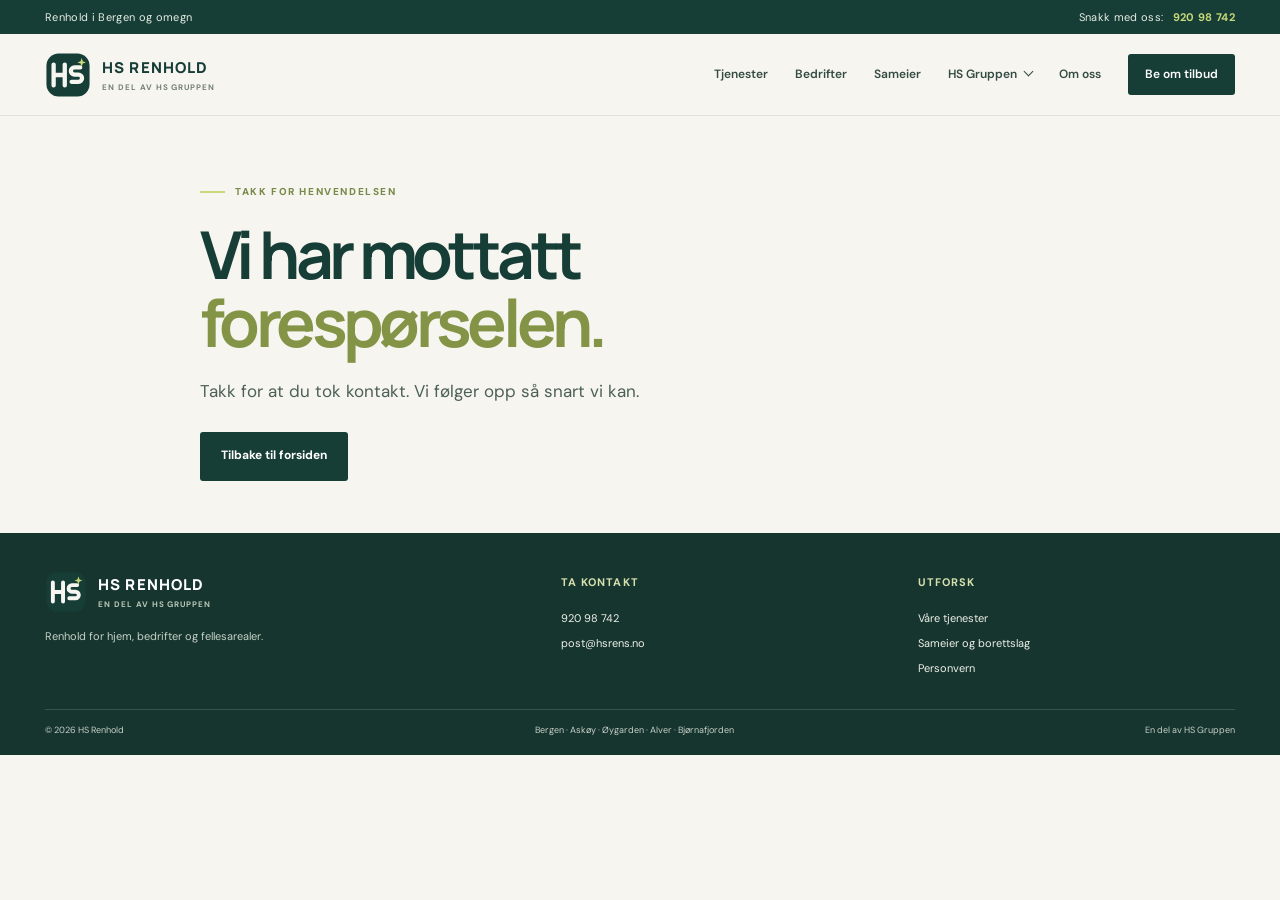
<file: takk/index.html>
<!doctype html><html lang="no"><head><meta charset="utf-8"><meta name="viewport" content="width=device-width, initial-scale=1"><meta name="theme-color" content="#f7f7f2"><meta name="description" content="Takk for henvendelsen til HS Gruppen."><title>Takk for henvendelsen | HS Gruppen</title><link rel="icon" href="/assets/favicon.svg" type="image/svg+xml"><link rel="preconnect" href="https://fonts.googleapis.com"><link rel="preconnect" href="https://fonts.gstatic.com" crossorigin><link href="https://fonts.googleapis.com/css2?family=DM+Sans:wght@400;500;600;700&family=Manrope:wght@500;600;700;800&display=swap" rel="stylesheet"><link rel="stylesheet" href="/styles.css"></head><body><div class="topbar"><div class="wrap topbar-inner"><span>Renhold i Bergen og omegn</span><a href="tel:+4792098742">Snakk med oss: <strong>920 98 742</strong></a></div></div>
<header class="header"><div class="wrap nav"><a class="brand" href="/" aria-label="HS Renhold – forsiden"><img src="/assets/hs-renhold-mark-v20261006.svg" alt="" width="46" height="46"><span><strong>HS RENHOLD</strong><small>EN DEL AV HS GRUPPEN</small></span></a><button class="menu-toggle" aria-label="Åpne meny" aria-expanded="false"><i></i><i></i></button><nav class="nav-links" aria-label="Hovedmeny"><a href="/tjenester/">Tjenester</a><a href="/tjenester/bedriftsrenhold/">Bedrifter</a><a href="/sameier-borettslag/">Sameier</a><details class="group-menu"><summary>HS Gruppen</summary><div class="group-dropdown"><a href="/"><strong>HS Renhold</strong><span>Renhold for hjem og bedrifter</span></a><a href="https://hsvindu.netlify.app/"><strong>HS Vindusvask</strong><span>Utvendig vindusvask</span></a><a href="/fasadevask/"><strong>HS Fasadevask</strong><span>Fasade, tak og uteområder</span></a></div></details><a href="/om-oss/">Om oss</a><a class="nav-button" href="/kontakt/">Be om tilbud</a></nav></div></header><main><section class="page-hero"><div class="wrap narrow"><p class="eyebrow"><span></span>TAKK FOR HENVENDELSEN</p><h1>Vi har mottatt<br><span>forespørselen.</span></h1><p class="lead">Takk for at du tok kontakt. Vi følger opp så snart vi kan.</p><a class="btn btn-primary" href="/">Tilbake til forsiden</a></div></section></main><footer class="footer"><div class="wrap footer-main"><div><a class="brand brand-foot" href="/"><img src="/assets/hs-renhold-mark-v20261006.svg" alt="" width="42" height="42"><span><strong>HS RENHOLD</strong><small>EN DEL AV HS GRUPPEN</small></span></a><p>Renhold for hjem, bedrifter og fellesarealer.</p></div><div><h3>Ta kontakt</h3><a href="tel:+4792098742">920 98 742</a><a href="mailto:post@hsrens.no">post@hsrens.no</a></div><div><h3>Utforsk</h3><a href="/tjenester/">Våre tjenester</a><a href="/sameier-borettslag/">Sameier og borettslag</a><a href="/personvern/">Personvern</a></div></div><div class="wrap footer-bottom"><span>© <span data-year></span> HS Renhold</span><span>Bergen · Askøy · Øygarden · Alver · Bjørnafjorden</span><span>En del av HS Gruppen</span></div></footer><script src="/script.js" defer></script></body></html>
</file>
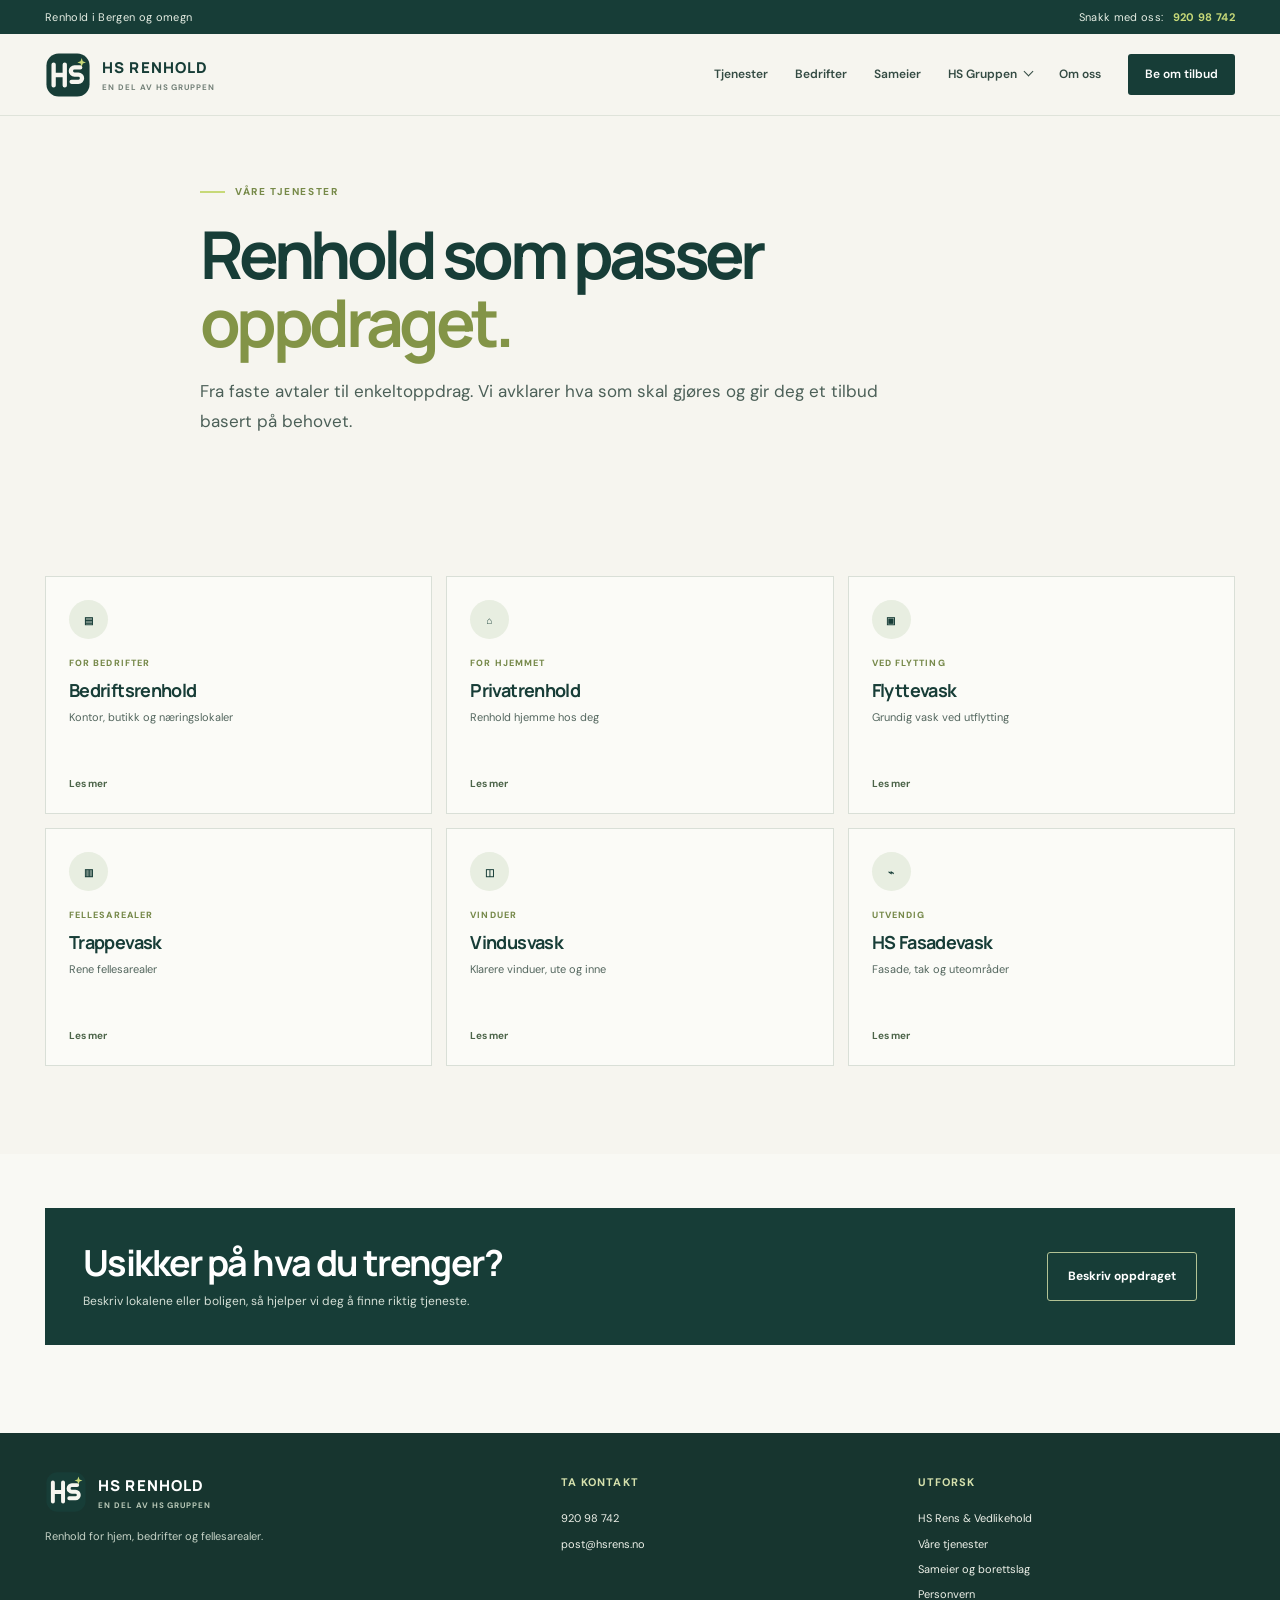
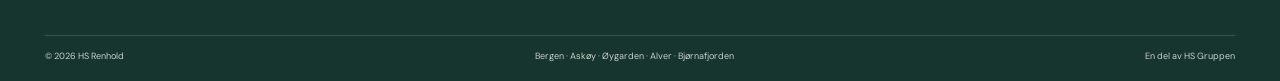
<file: tjenester/index.html>
<!doctype html><html lang="no"><head><meta charset="utf-8"><meta name="viewport" content="width=device-width, initial-scale=1"><meta name="theme-color" content="#f7f7f2"><meta name="description" content="Se tjenester fra HS Renhold: bedriftsrenhold, privatrenhold, flyttevask, trappevask, vindusvask og utvendig vask i Bergen."><title>Tjenester | HS Renhold Bergen</title><link rel="icon" href="/assets/favicon.svg" type="image/svg+xml"><link rel="preconnect" href="https://fonts.googleapis.com"><link rel="preconnect" href="https://fonts.gstatic.com" crossorigin><link href="https://fonts.googleapis.com/css2?family=DM+Sans:wght@400;500;600;700&family=Manrope:wght@500;600;700;800&display=swap" rel="stylesheet"><link rel="stylesheet" href="/styles.css"></head><body><div class="topbar"><div class="wrap topbar-inner"><span>Renhold i Bergen og omegn</span><a href="tel:+4792098742">Snakk med oss: <strong>920 98 742</strong></a></div></div>
<header class="header"><div class="wrap nav"><a class="brand" href="/" aria-label="HS Renhold – forsiden"><img src="/assets/hs-renhold-mark-v20261006.svg" alt="" width="46" height="46"><span><strong>HS RENHOLD</strong><small>EN DEL AV HS GRUPPEN</small></span></a><button class="menu-toggle" aria-label="Åpne meny" aria-expanded="false"><i></i><i></i></button><nav class="nav-links" aria-label="Hovedmeny"><a href="/tjenester/">Tjenester</a><a href="/tjenester/bedriftsrenhold/">Bedrifter</a><a href="/sameier-borettslag/">Sameier</a><details class="group-menu"><summary>HS Gruppen</summary><div class="group-dropdown"><a href="https://hsrens.no/"><strong>HS Rens &amp; Vedlikehold</strong><span>Ventilasjonsrens og vedlikehold</span></a><a href="/"><strong>HS Renhold</strong><span>Renhold for hjem og bedrifter</span></a><a href="https://hsvindu.netlify.app/"><strong>HS Vindusvask</strong><span>Innvendig og utvendig vindusvask</span></a><a href="/fasadevask/"><strong>HS Fasadevask</strong><span>Fasade, tak og uteområder</span></a></div></details><a href="/om-oss/">Om oss</a><a class="nav-button" href="/kontakt/">Be om tilbud</a></nav></div></header><main><section class="page-hero"><div class="wrap narrow"><p class="eyebrow"><span></span>VÅRE TJENESTER</p><h1>Renhold som passer<br><span>oppdraget.</span></h1><p class="lead">Fra faste avtaler til enkeltoppdrag. Vi avklarer hva som skal gjøres og gir deg et tilbud basert på behovet.</p></div></section><section class="section"><div class="wrap"><div class="service-grid"><a class="service-card" href="/tjenester/bedriftsrenhold/"><span class="card-icon">▤</span><small>For bedrifter</small><h3>Bedriftsrenhold</h3><p>Kontor, butikk og næringslokaler</p><span class="card-link">Les mer</span></a><a class="service-card" href="/tjenester/privatrenhold/"><span class="card-icon">⌂</span><small>For hjemmet</small><h3>Privatrenhold</h3><p>Renhold hjemme hos deg</p><span class="card-link">Les mer</span></a><a class="service-card" href="/tjenester/flyttevask/"><span class="card-icon">▣</span><small>Ved flytting</small><h3>Flyttevask</h3><p>Grundig vask ved utflytting</p><span class="card-link">Les mer</span></a><a class="service-card" href="/tjenester/trappevask/"><span class="card-icon">▥</span><small>Fellesarealer</small><h3>Trappevask</h3><p>Rene fellesarealer</p><span class="card-link">Les mer</span></a><a class="service-card" href="https://hsvindu.netlify.app/"><span class="card-icon">◫</span><small>Vinduer</small><h3>Vindusvask</h3><p>Klarere vinduer, ute og inne</p><span class="card-link">Les mer</span></a><a class="service-card" href="/fasadevask/"><span class="card-icon">⌁</span><small>Utvendig</small><h3>HS Fasadevask</h3><p>Fasade, tak og uteområder</p><span class="card-link">Les mer</span></a></div></div></section><section class="cta-section"><div class="wrap cta-box"><div><h2>Usikker på hva du trenger?</h2><p>Beskriv lokalene eller boligen, så hjelper vi deg å finne riktig tjeneste.</p></div><a class="btn btn-primary" href="/kontakt/">Beskriv oppdraget</a></div></section></main><footer class="footer"><div class="wrap footer-main"><div><a class="brand brand-foot" href="/"><img src="/assets/hs-renhold-mark-v20261006.svg" alt="" width="42" height="42"><span><strong>HS RENHOLD</strong><small>EN DEL AV HS GRUPPEN</small></span></a><p>Renhold for hjem, bedrifter og fellesarealer.</p></div><div><h3>Ta kontakt</h3><a href="tel:+4792098742">920 98 742</a><a href="mailto:post@hsrens.no">post@hsrens.no</a></div><div><h3>Utforsk</h3><a href="https://hsrens.no/">HS Rens &amp; Vedlikehold</a><a href="/tjenester/">Våre tjenester</a><a href="/sameier-borettslag/">Sameier og borettslag</a><a href="/personvern/">Personvern</a></div></div><div class="wrap footer-bottom"><span>© <span data-year></span> HS Renhold</span><span>Bergen · Askøy · Øygarden · Alver · Bjørnafjorden</span><span>En del av HS Gruppen</span></div></footer><script src="/script.js" defer></script></body></html>
</file>
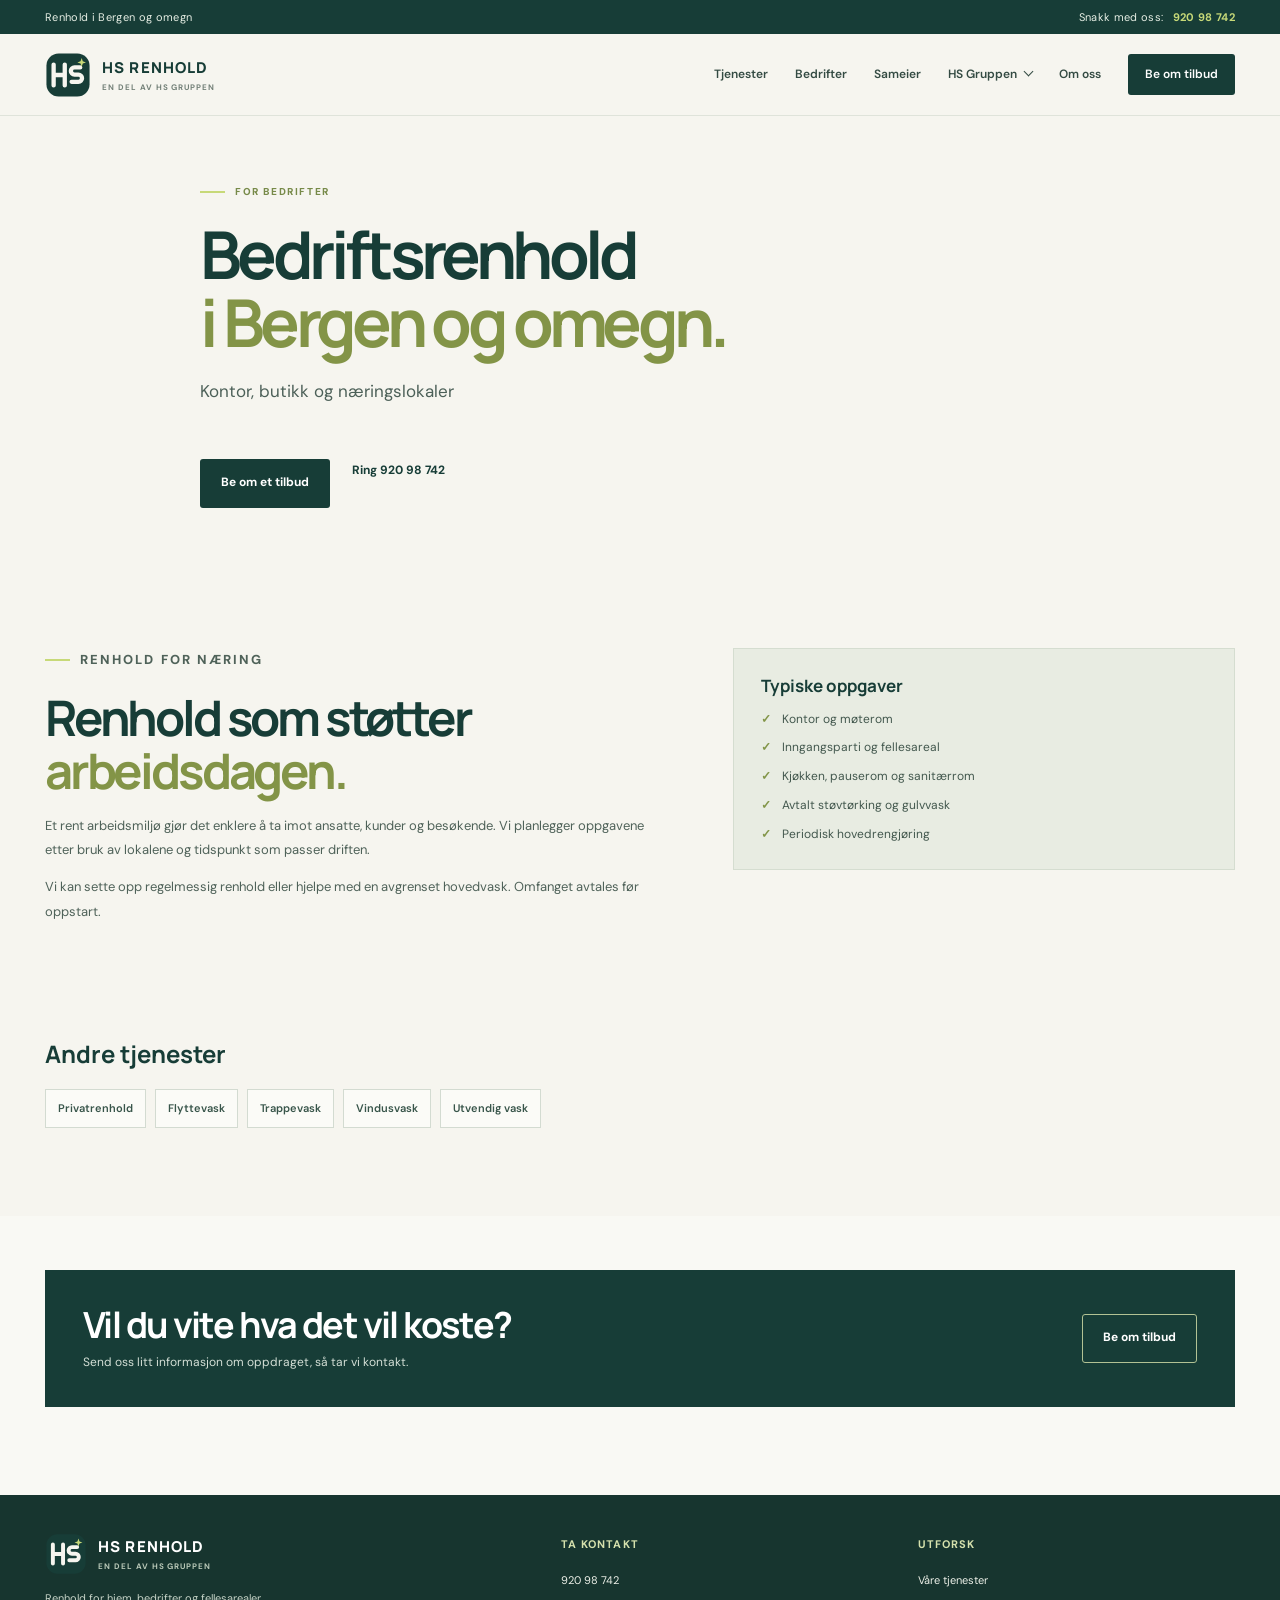
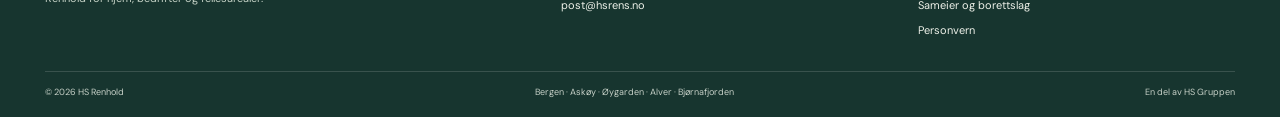
<file: tjenester/bedriftsrenhold/index.html>
<!doctype html><html lang="no"><head><meta charset="utf-8"><meta name="viewport" content="width=device-width, initial-scale=1"><meta name="theme-color" content="#f7f7f2"><meta name="description" content="Bedriftsrenhold for bolig og bedrift i Bergen og omegn. HS Renhold avklarer omfang og gir uforpliktende tilbud."><title>Bedriftsrenhold Bergen | HS Renhold</title><link rel="icon" href="/assets/favicon.svg" type="image/svg+xml"><link rel="preconnect" href="https://fonts.googleapis.com"><link rel="preconnect" href="https://fonts.gstatic.com" crossorigin><link href="https://fonts.googleapis.com/css2?family=DM+Sans:wght@400;500;600;700&family=Manrope:wght@500;600;700;800&display=swap" rel="stylesheet"><link rel="stylesheet" href="/styles.css"></head><body><div class="topbar"><div class="wrap topbar-inner"><span>Renhold i Bergen og omegn</span><a href="tel:+4792098742">Snakk med oss: <strong>920 98 742</strong></a></div></div>
<header class="header"><div class="wrap nav"><a class="brand" href="/" aria-label="HS Renhold – forsiden"><img src="/assets/hs-renhold-mark-v20261006.svg" alt="" width="46" height="46"><span><strong>HS RENHOLD</strong><small>EN DEL AV HS GRUPPEN</small></span></a><button class="menu-toggle" aria-label="Åpne meny" aria-expanded="false"><i></i><i></i></button><nav class="nav-links" aria-label="Hovedmeny"><a href="/tjenester/">Tjenester</a><a href="/tjenester/bedriftsrenhold/">Bedrifter</a><a href="/sameier-borettslag/">Sameier</a><details class="group-menu"><summary>HS Gruppen</summary><div class="group-dropdown"><a href="https://hsrens.no/"><strong>HS Rens &amp; Vedlikehold</strong><span>Ventilasjonsrens og vedlikehold</span></a><a href="/"><strong>HS Renhold</strong><span>Renhold for hjem og bedrifter</span></a><a href="https://hsvindu.netlify.app/"><strong>HS Vindusvask</strong><span>Innvendig og utvendig vindusvask</span></a><a href="/fasadevask/"><strong>HS Fasadevask</strong><span>Fasade, tak og uteområder</span></a></div></details><a href="/om-oss/">Om oss</a><a class="nav-button" href="/kontakt/">Be om tilbud</a></nav></div></header><main><section class="page-hero"><div class="wrap narrow"><p class="eyebrow"><span></span>FOR BEDRIFTER</p><h1>Bedriftsrenhold<br><span>i Bergen og omegn.</span></h1><p class="lead">Kontor, butikk og næringslokaler</p><div class="hero-actions"><a class="btn btn-primary" href="/kontakt/">Be om et tilbud</a><a class="text-link" href="tel:+4792098742">Ring 920 98 742</a></div></div></section><section class="section"><div class="wrap content-grid"><div><p class="eyebrow"><span></span>RENHOLD FOR NÆRING</p><h2>Renhold som støtter<br><span>arbeidsdagen.</span></h2><p>Et rent arbeidsmiljø gjør det enklere å ta imot ansatte, kunder og besøkende. Vi planlegger oppgavene etter bruk av lokalene og tidspunkt som passer driften.</p><p>Vi kan sette opp regelmessig renhold eller hjelpe med en avgrenset hovedvask. Omfanget avtales før oppstart.</p></div><div class="check-panel"><h3>Typiske oppgaver</h3><ul><li>Kontor og møterom</li><li>Inngangsparti og fellesareal</li><li>Kjøkken, pauserom og sanitærrom</li><li>Avtalt støvtørking og gulvvask</li><li>Periodisk hovedrengjøring</li></ul></div></div></section><section class="related section"><div class="wrap"><h2>Andre tjenester</h2><div class="related-links"><a href="/tjenester/privatrenhold/">Privatrenhold</a><a href="/tjenester/flyttevask/">Flyttevask</a><a href="/tjenester/trappevask/">Trappevask</a><a href="/tjenester/vindusvask/">Vindusvask</a><a href="/fasadevask/">Utvendig vask</a></div></div></section><section class="cta-section"><div class="wrap cta-box"><div><h2>Vil du vite hva det vil koste?</h2><p>Send oss litt informasjon om oppdraget, så tar vi kontakt.</p></div><a class="btn btn-primary" href="/kontakt/">Be om tilbud</a></div></section></main><footer class="footer"><div class="wrap footer-main"><div><a class="brand brand-foot" href="/"><img src="/assets/hs-renhold-mark-v20261006.svg" alt="" width="42" height="42"><span><strong>HS RENHOLD</strong><small>EN DEL AV HS GRUPPEN</small></span></a><p>Renhold for hjem, bedrifter og fellesarealer.</p></div><div><h3>Ta kontakt</h3><a href="tel:+4792098742">920 98 742</a><a href="mailto:post@hsrens.no">post@hsrens.no</a></div><div><h3>Utforsk</h3><a href="/tjenester/">Våre tjenester</a><a href="/sameier-borettslag/">Sameier og borettslag</a><a href="/personvern/">Personvern</a></div></div><div class="wrap footer-bottom"><span>© <span data-year></span> HS Renhold</span><span>Bergen · Askøy · Øygarden · Alver · Bjørnafjorden</span><span>En del av HS Gruppen</span></div></footer><script src="/script.js" defer></script></body></html>
</file>
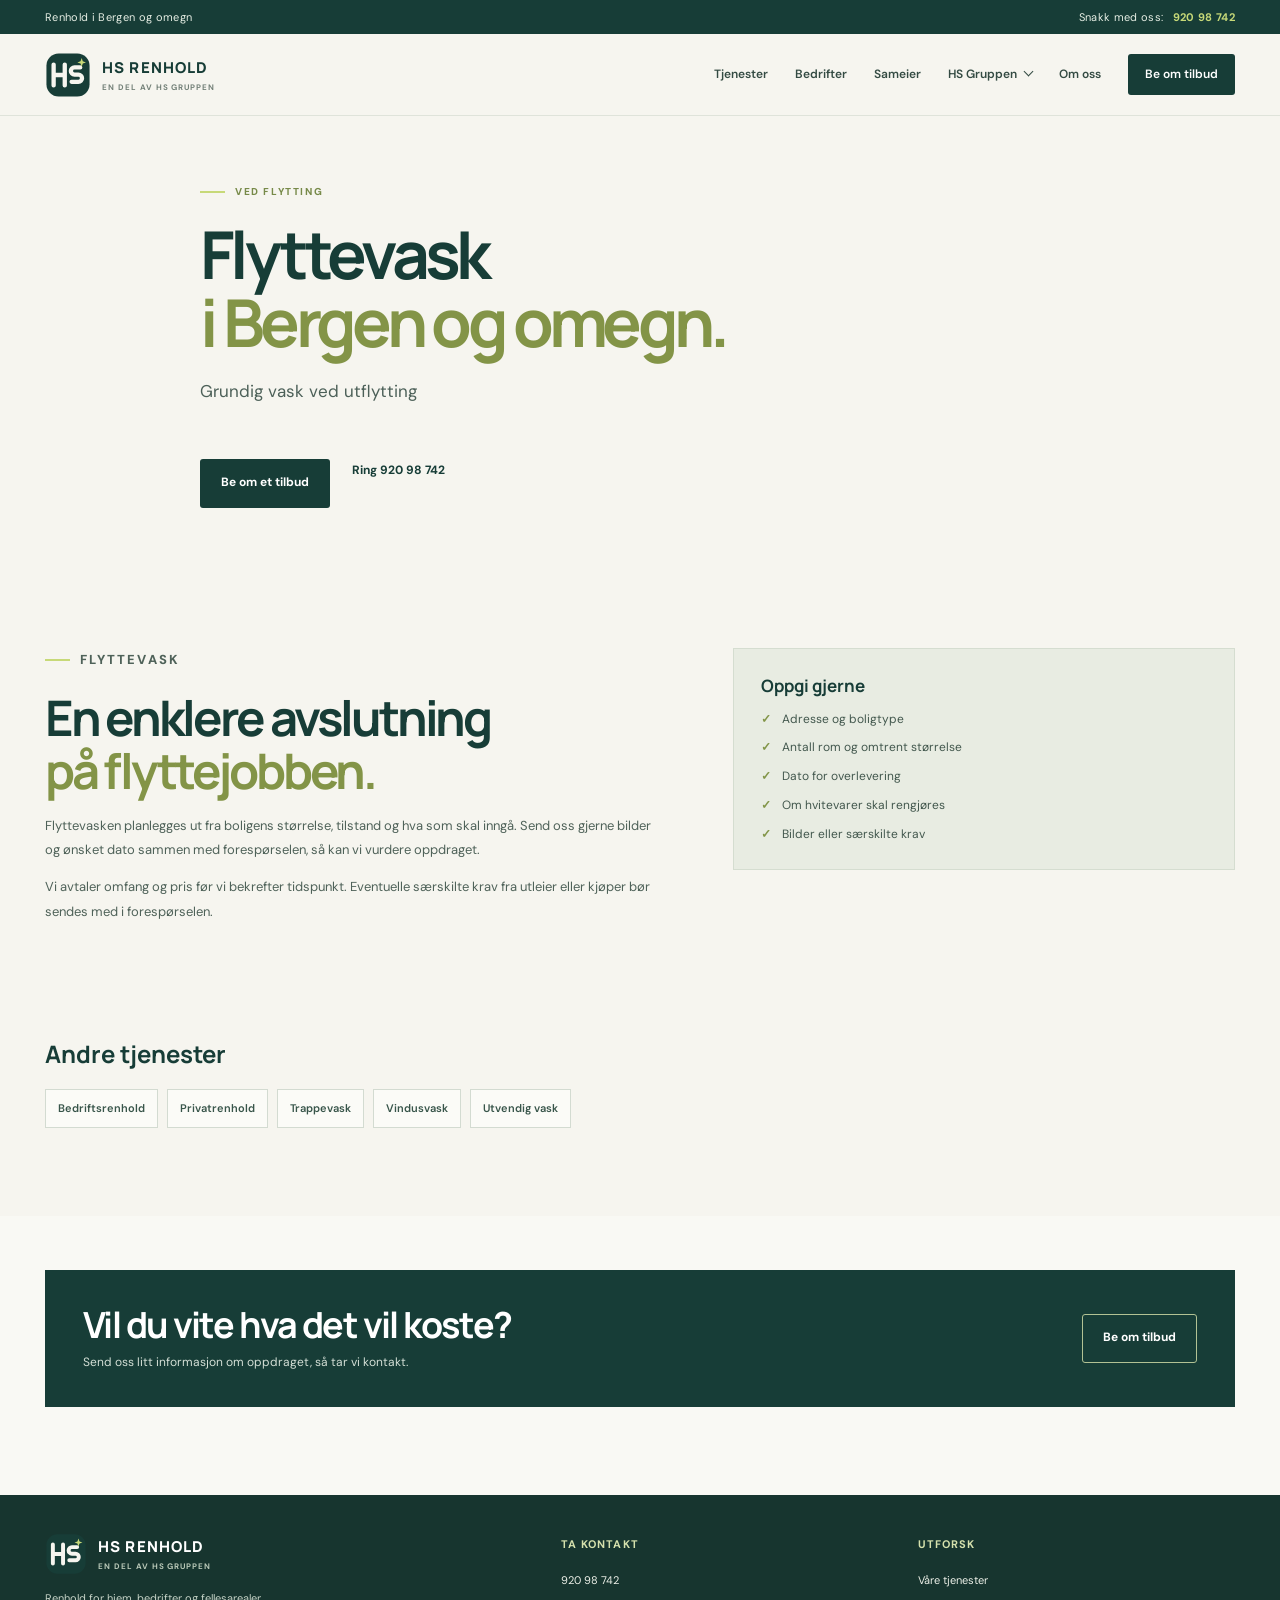
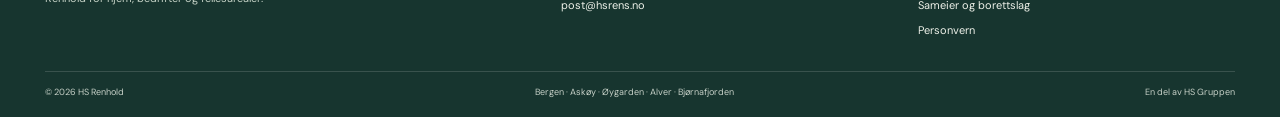
<file: tjenester/flyttevask/index.html>
<!doctype html><html lang="no"><head><meta charset="utf-8"><meta name="viewport" content="width=device-width, initial-scale=1"><meta name="theme-color" content="#f7f7f2"><meta name="description" content="Flyttevask for bolig og bedrift i Bergen og omegn. HS Renhold avklarer omfang og gir uforpliktende tilbud."><title>Flyttevask Bergen | HS Renhold</title><link rel="icon" href="/assets/favicon.svg" type="image/svg+xml"><link rel="preconnect" href="https://fonts.googleapis.com"><link rel="preconnect" href="https://fonts.gstatic.com" crossorigin><link href="https://fonts.googleapis.com/css2?family=DM+Sans:wght@400;500;600;700&family=Manrope:wght@500;600;700;800&display=swap" rel="stylesheet"><link rel="stylesheet" href="/styles.css"></head><body><div class="topbar"><div class="wrap topbar-inner"><span>Renhold i Bergen og omegn</span><a href="tel:+4792098742">Snakk med oss: <strong>920 98 742</strong></a></div></div>
<header class="header"><div class="wrap nav"><a class="brand" href="/" aria-label="HS Renhold – forsiden"><img src="/assets/hs-renhold-mark-v20261006.svg" alt="" width="46" height="46"><span><strong>HS RENHOLD</strong><small>EN DEL AV HS GRUPPEN</small></span></a><button class="menu-toggle" aria-label="Åpne meny" aria-expanded="false"><i></i><i></i></button><nav class="nav-links" aria-label="Hovedmeny"><a href="/tjenester/">Tjenester</a><a href="/tjenester/bedriftsrenhold/">Bedrifter</a><a href="/sameier-borettslag/">Sameier</a><details class="group-menu"><summary>HS Gruppen</summary><div class="group-dropdown"><a href="https://hsrens.no/"><strong>HS Rens &amp; Vedlikehold</strong><span>Ventilasjonsrens og vedlikehold</span></a><a href="/"><strong>HS Renhold</strong><span>Renhold for hjem og bedrifter</span></a><a href="https://hsvindu.netlify.app/"><strong>HS Vindusvask</strong><span>Innvendig og utvendig vindusvask</span></a><a href="/fasadevask/"><strong>HS Fasadevask</strong><span>Fasade, tak og uteområder</span></a></div></details><a href="/om-oss/">Om oss</a><a class="nav-button" href="/kontakt/">Be om tilbud</a></nav></div></header><main><section class="page-hero"><div class="wrap narrow"><p class="eyebrow"><span></span>VED FLYTTING</p><h1>Flyttevask<br><span>i Bergen og omegn.</span></h1><p class="lead">Grundig vask ved utflytting</p><div class="hero-actions"><a class="btn btn-primary" href="/kontakt/">Be om et tilbud</a><a class="text-link" href="tel:+4792098742">Ring 920 98 742</a></div></div></section><section class="section"><div class="wrap content-grid"><div><p class="eyebrow"><span></span>FLYTTEVASK</p><h2>En enklere avslutning<br><span>på flyttejobben.</span></h2><p>Flyttevasken planlegges ut fra boligens størrelse, tilstand og hva som skal inngå. Send oss gjerne bilder og ønsket dato sammen med forespørselen, så kan vi vurdere oppdraget.</p><p>Vi avtaler omfang og pris før vi bekrefter tidspunkt. Eventuelle særskilte krav fra utleier eller kjøper bør sendes med i forespørselen.</p></div><div class="check-panel"><h3>Oppgi gjerne</h3><ul><li>Adresse og boligtype</li><li>Antall rom og omtrent størrelse</li><li>Dato for overlevering</li><li>Om hvitevarer skal rengjøres</li><li>Bilder eller særskilte krav</li></ul></div></div></section><section class="related section"><div class="wrap"><h2>Andre tjenester</h2><div class="related-links"><a href="/tjenester/bedriftsrenhold/">Bedriftsrenhold</a><a href="/tjenester/privatrenhold/">Privatrenhold</a><a href="/tjenester/trappevask/">Trappevask</a><a href="/tjenester/vindusvask/">Vindusvask</a><a href="/fasadevask/">Utvendig vask</a></div></div></section><section class="cta-section"><div class="wrap cta-box"><div><h2>Vil du vite hva det vil koste?</h2><p>Send oss litt informasjon om oppdraget, så tar vi kontakt.</p></div><a class="btn btn-primary" href="/kontakt/">Be om tilbud</a></div></section></main><footer class="footer"><div class="wrap footer-main"><div><a class="brand brand-foot" href="/"><img src="/assets/hs-renhold-mark-v20261006.svg" alt="" width="42" height="42"><span><strong>HS RENHOLD</strong><small>EN DEL AV HS GRUPPEN</small></span></a><p>Renhold for hjem, bedrifter og fellesarealer.</p></div><div><h3>Ta kontakt</h3><a href="tel:+4792098742">920 98 742</a><a href="mailto:post@hsrens.no">post@hsrens.no</a></div><div><h3>Utforsk</h3><a href="/tjenester/">Våre tjenester</a><a href="/sameier-borettslag/">Sameier og borettslag</a><a href="/personvern/">Personvern</a></div></div><div class="wrap footer-bottom"><span>© <span data-year></span> HS Renhold</span><span>Bergen · Askøy · Øygarden · Alver · Bjørnafjorden</span><span>En del av HS Gruppen</span></div></footer><script src="/script.js" defer></script></body></html>
</file>
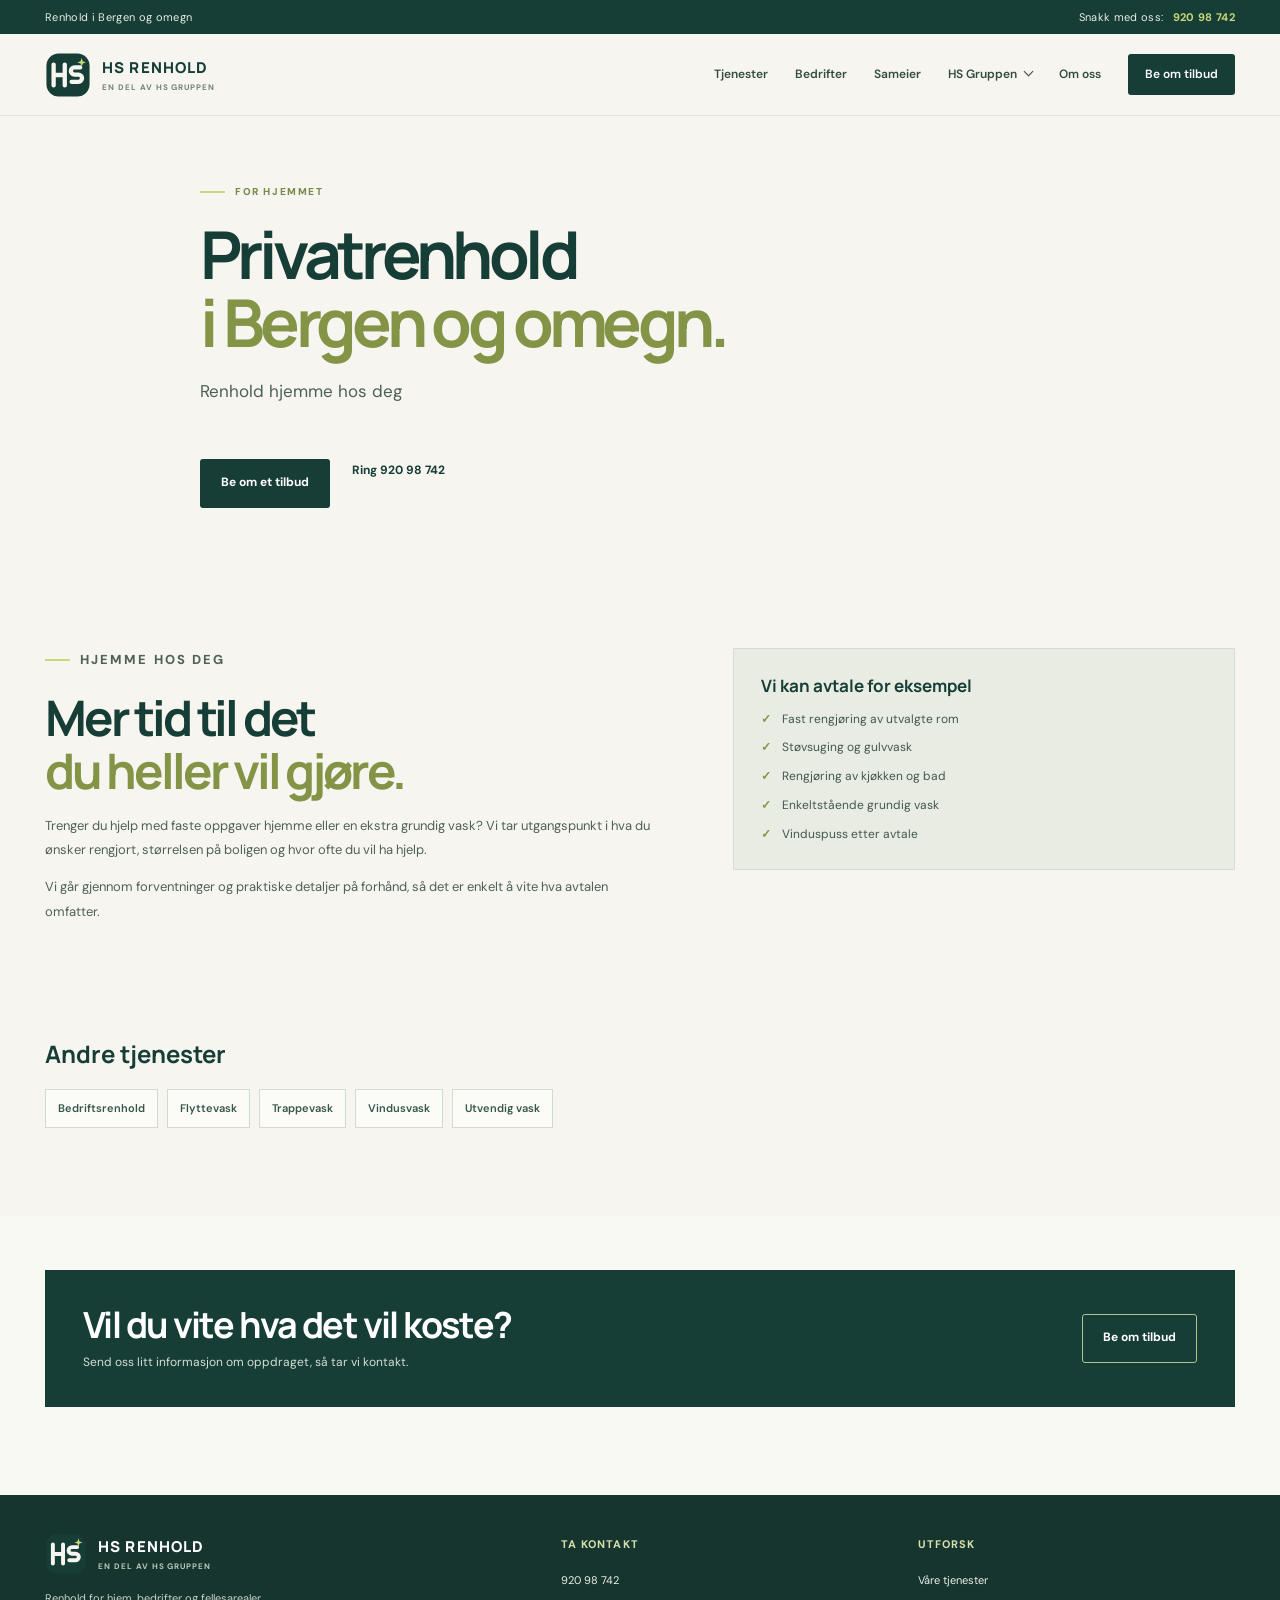
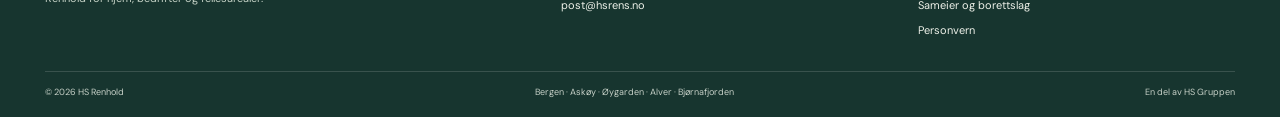
<file: tjenester/privatrenhold/index.html>
<!doctype html><html lang="no"><head><meta charset="utf-8"><meta name="viewport" content="width=device-width, initial-scale=1"><meta name="theme-color" content="#f7f7f2"><meta name="description" content="Privatrenhold for bolig og bedrift i Bergen og omegn. HS Renhold avklarer omfang og gir uforpliktende tilbud."><title>Privatrenhold Bergen | HS Renhold</title><link rel="icon" href="/assets/favicon.svg" type="image/svg+xml"><link rel="preconnect" href="https://fonts.googleapis.com"><link rel="preconnect" href="https://fonts.gstatic.com" crossorigin><link href="https://fonts.googleapis.com/css2?family=DM+Sans:wght@400;500;600;700&family=Manrope:wght@500;600;700;800&display=swap" rel="stylesheet"><link rel="stylesheet" href="/styles.css"></head><body><div class="topbar"><div class="wrap topbar-inner"><span>Renhold i Bergen og omegn</span><a href="tel:+4792098742">Snakk med oss: <strong>920 98 742</strong></a></div></div>
<header class="header"><div class="wrap nav"><a class="brand" href="/" aria-label="HS Renhold – forsiden"><img src="/assets/hs-renhold-mark-v20261006.svg" alt="" width="46" height="46"><span><strong>HS RENHOLD</strong><small>EN DEL AV HS GRUPPEN</small></span></a><button class="menu-toggle" aria-label="Åpne meny" aria-expanded="false"><i></i><i></i></button><nav class="nav-links" aria-label="Hovedmeny"><a href="/tjenester/">Tjenester</a><a href="/tjenester/bedriftsrenhold/">Bedrifter</a><a href="/sameier-borettslag/">Sameier</a><details class="group-menu"><summary>HS Gruppen</summary><div class="group-dropdown"><a href="https://hsrens.no/"><strong>HS Rens &amp; Vedlikehold</strong><span>Ventilasjonsrens og vedlikehold</span></a><a href="/"><strong>HS Renhold</strong><span>Renhold for hjem og bedrifter</span></a><a href="https://hsvindu.netlify.app/"><strong>HS Vindusvask</strong><span>Innvendig og utvendig vindusvask</span></a><a href="/fasadevask/"><strong>HS Fasadevask</strong><span>Fasade, tak og uteområder</span></a></div></details><a href="/om-oss/">Om oss</a><a class="nav-button" href="/kontakt/">Be om tilbud</a></nav></div></header><main><section class="page-hero"><div class="wrap narrow"><p class="eyebrow"><span></span>FOR HJEMMET</p><h1>Privatrenhold<br><span>i Bergen og omegn.</span></h1><p class="lead">Renhold hjemme hos deg</p><div class="hero-actions"><a class="btn btn-primary" href="/kontakt/">Be om et tilbud</a><a class="text-link" href="tel:+4792098742">Ring 920 98 742</a></div></div></section><section class="section"><div class="wrap content-grid"><div><p class="eyebrow"><span></span>HJEMME HOS DEG</p><h2>Mer tid til det<br><span>du heller vil gjøre.</span></h2><p>Trenger du hjelp med faste oppgaver hjemme eller en ekstra grundig vask? Vi tar utgangspunkt i hva du ønsker rengjort, størrelsen på boligen og hvor ofte du vil ha hjelp.</p><p>Vi går gjennom forventninger og praktiske detaljer på forhånd, så det er enkelt å vite hva avtalen omfatter.</p></div><div class="check-panel"><h3>Vi kan avtale for eksempel</h3><ul><li>Fast rengjøring av utvalgte rom</li><li>Støvsuging og gulvvask</li><li>Rengjøring av kjøkken og bad</li><li>Enkeltstående grundig vask</li><li>Vinduspuss etter avtale</li></ul></div></div></section><section class="related section"><div class="wrap"><h2>Andre tjenester</h2><div class="related-links"><a href="/tjenester/bedriftsrenhold/">Bedriftsrenhold</a><a href="/tjenester/flyttevask/">Flyttevask</a><a href="/tjenester/trappevask/">Trappevask</a><a href="/tjenester/vindusvask/">Vindusvask</a><a href="/fasadevask/">Utvendig vask</a></div></div></section><section class="cta-section"><div class="wrap cta-box"><div><h2>Vil du vite hva det vil koste?</h2><p>Send oss litt informasjon om oppdraget, så tar vi kontakt.</p></div><a class="btn btn-primary" href="/kontakt/">Be om tilbud</a></div></section></main><footer class="footer"><div class="wrap footer-main"><div><a class="brand brand-foot" href="/"><img src="/assets/hs-renhold-mark-v20261006.svg" alt="" width="42" height="42"><span><strong>HS RENHOLD</strong><small>EN DEL AV HS GRUPPEN</small></span></a><p>Renhold for hjem, bedrifter og fellesarealer.</p></div><div><h3>Ta kontakt</h3><a href="tel:+4792098742">920 98 742</a><a href="mailto:post@hsrens.no">post@hsrens.no</a></div><div><h3>Utforsk</h3><a href="/tjenester/">Våre tjenester</a><a href="/sameier-borettslag/">Sameier og borettslag</a><a href="/personvern/">Personvern</a></div></div><div class="wrap footer-bottom"><span>© <span data-year></span> HS Renhold</span><span>Bergen · Askøy · Øygarden · Alver · Bjørnafjorden</span><span>En del av HS Gruppen</span></div></footer><script src="/script.js" defer></script></body></html>
</file>
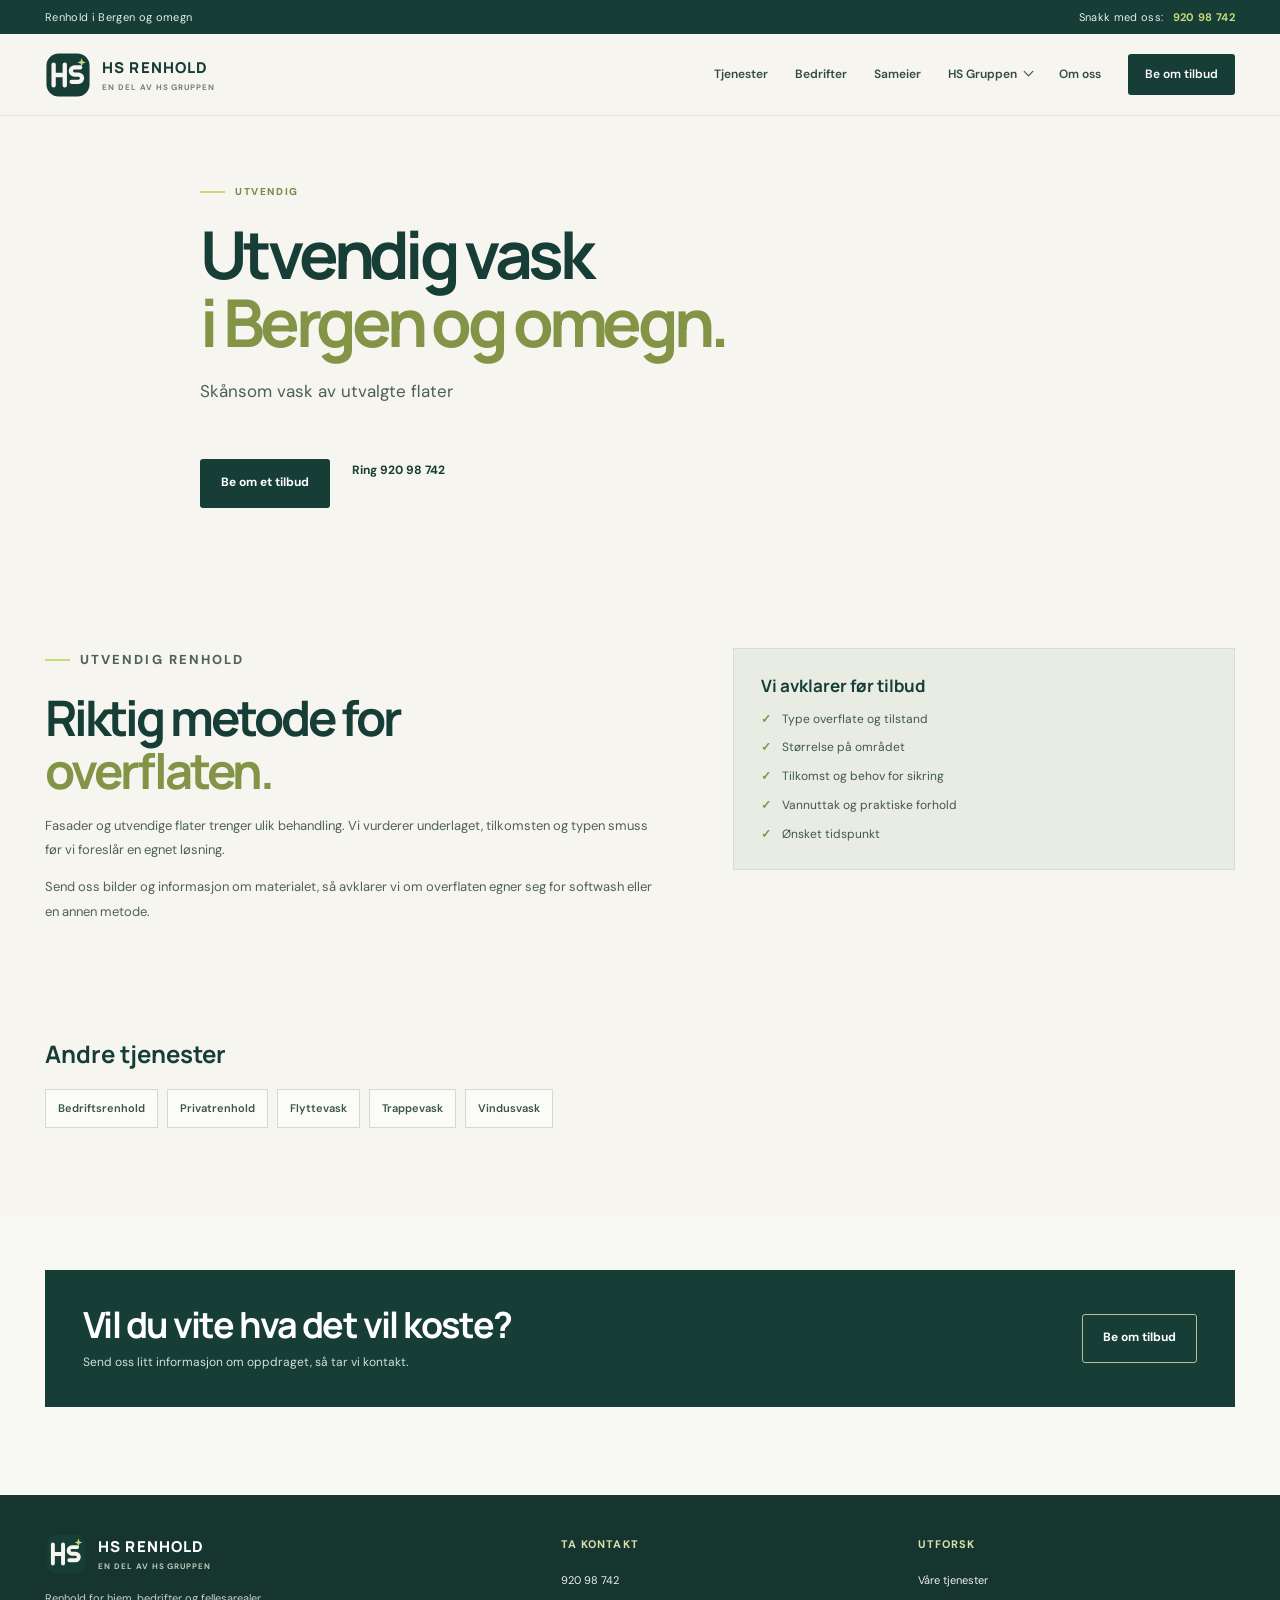
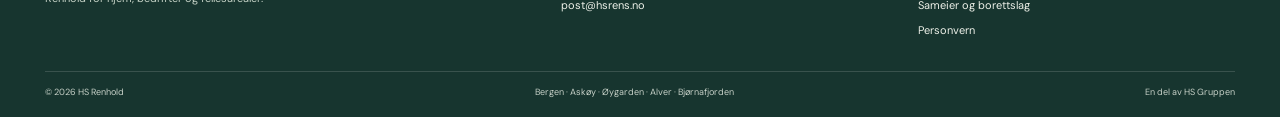
<file: tjenester/softwash/index.html>
<!doctype html><html lang="no"><head><meta charset="utf-8"><meta name="viewport" content="width=device-width, initial-scale=1"><meta name="theme-color" content="#f7f7f2"><meta name="description" content="Utvendig vask for bolig og bedrift i Bergen og omegn. HS Renhold avklarer omfang og gir uforpliktende tilbud."><title>Utvendig vask Bergen | HS Renhold</title><link rel="icon" href="/assets/favicon.svg" type="image/svg+xml"><link rel="preconnect" href="https://fonts.googleapis.com"><link rel="preconnect" href="https://fonts.gstatic.com" crossorigin><link href="https://fonts.googleapis.com/css2?family=DM+Sans:wght@400;500;600;700&family=Manrope:wght@500;600;700;800&display=swap" rel="stylesheet"><link rel="stylesheet" href="/styles.css"></head><body><div class="topbar"><div class="wrap topbar-inner"><span>Renhold i Bergen og omegn</span><a href="tel:+4792098742">Snakk med oss: <strong>920 98 742</strong></a></div></div>
<header class="header"><div class="wrap nav"><a class="brand" href="/" aria-label="HS Renhold – forsiden"><img src="/assets/hs-renhold-mark-v20261006.svg" alt="" width="46" height="46"><span><strong>HS RENHOLD</strong><small>EN DEL AV HS GRUPPEN</small></span></a><button class="menu-toggle" aria-label="Åpne meny" aria-expanded="false"><i></i><i></i></button><nav class="nav-links" aria-label="Hovedmeny"><a href="/tjenester/">Tjenester</a><a href="/tjenester/bedriftsrenhold/">Bedrifter</a><a href="/sameier-borettslag/">Sameier</a><details class="group-menu"><summary>HS Gruppen</summary><div class="group-dropdown"><a href="/"><strong>HS Renhold</strong><span>Renhold for hjem og bedrifter</span></a><a href="https://hsvindu.netlify.app/"><strong>HS Vindusvask</strong><span>Utvendig vindusvask</span></a><a href="/fasadevask/"><strong>HS Fasadevask</strong><span>Fasade, tak og uteområder</span></a></div></details><a href="/om-oss/">Om oss</a><a class="nav-button" href="/kontakt/">Be om tilbud</a></nav></div></header><main><section class="page-hero"><div class="wrap narrow"><p class="eyebrow"><span></span>UTVENDIG</p><h1>Utvendig vask<br><span>i Bergen og omegn.</span></h1><p class="lead">Skånsom vask av utvalgte flater</p><div class="hero-actions"><a class="btn btn-primary" href="/kontakt/">Be om et tilbud</a><a class="text-link" href="tel:+4792098742">Ring 920 98 742</a></div></div></section><section class="section"><div class="wrap content-grid"><div><p class="eyebrow"><span></span>UTVENDIG RENHOLD</p><h2>Riktig metode for<br><span>overflaten.</span></h2><p>Fasader og utvendige flater trenger ulik behandling. Vi vurderer underlaget, tilkomsten og typen smuss før vi foreslår en egnet løsning.</p><p>Send oss bilder og informasjon om materialet, så avklarer vi om overflaten egner seg for softwash eller en annen metode.</p></div><div class="check-panel"><h3>Vi avklarer før tilbud</h3><ul><li>Type overflate og tilstand</li><li>Størrelse på området</li><li>Tilkomst og behov for sikring</li><li>Vannuttak og praktiske forhold</li><li>Ønsket tidspunkt</li></ul></div></div></section><section class="related section"><div class="wrap"><h2>Andre tjenester</h2><div class="related-links"><a href="/tjenester/bedriftsrenhold/">Bedriftsrenhold</a><a href="/tjenester/privatrenhold/">Privatrenhold</a><a href="/tjenester/flyttevask/">Flyttevask</a><a href="/tjenester/trappevask/">Trappevask</a><a href="/tjenester/vindusvask/">Vindusvask</a></div></div></section><section class="cta-section"><div class="wrap cta-box"><div><h2>Vil du vite hva det vil koste?</h2><p>Send oss litt informasjon om oppdraget, så tar vi kontakt.</p></div><a class="btn btn-primary" href="/kontakt/">Be om tilbud</a></div></section></main><footer class="footer"><div class="wrap footer-main"><div><a class="brand brand-foot" href="/"><img src="/assets/hs-renhold-mark-v20261006.svg" alt="" width="42" height="42"><span><strong>HS RENHOLD</strong><small>EN DEL AV HS GRUPPEN</small></span></a><p>Renhold for hjem, bedrifter og fellesarealer.</p></div><div><h3>Ta kontakt</h3><a href="tel:+4792098742">920 98 742</a><a href="mailto:post@hsrens.no">post@hsrens.no</a></div><div><h3>Utforsk</h3><a href="/tjenester/">Våre tjenester</a><a href="/sameier-borettslag/">Sameier og borettslag</a><a href="/personvern/">Personvern</a></div></div><div class="wrap footer-bottom"><span>© <span data-year></span> HS Renhold</span><span>Bergen · Askøy · Øygarden · Alver · Bjørnafjorden</span><span>En del av HS Gruppen</span></div></footer><script src="/script.js" defer></script></body></html>
</file>
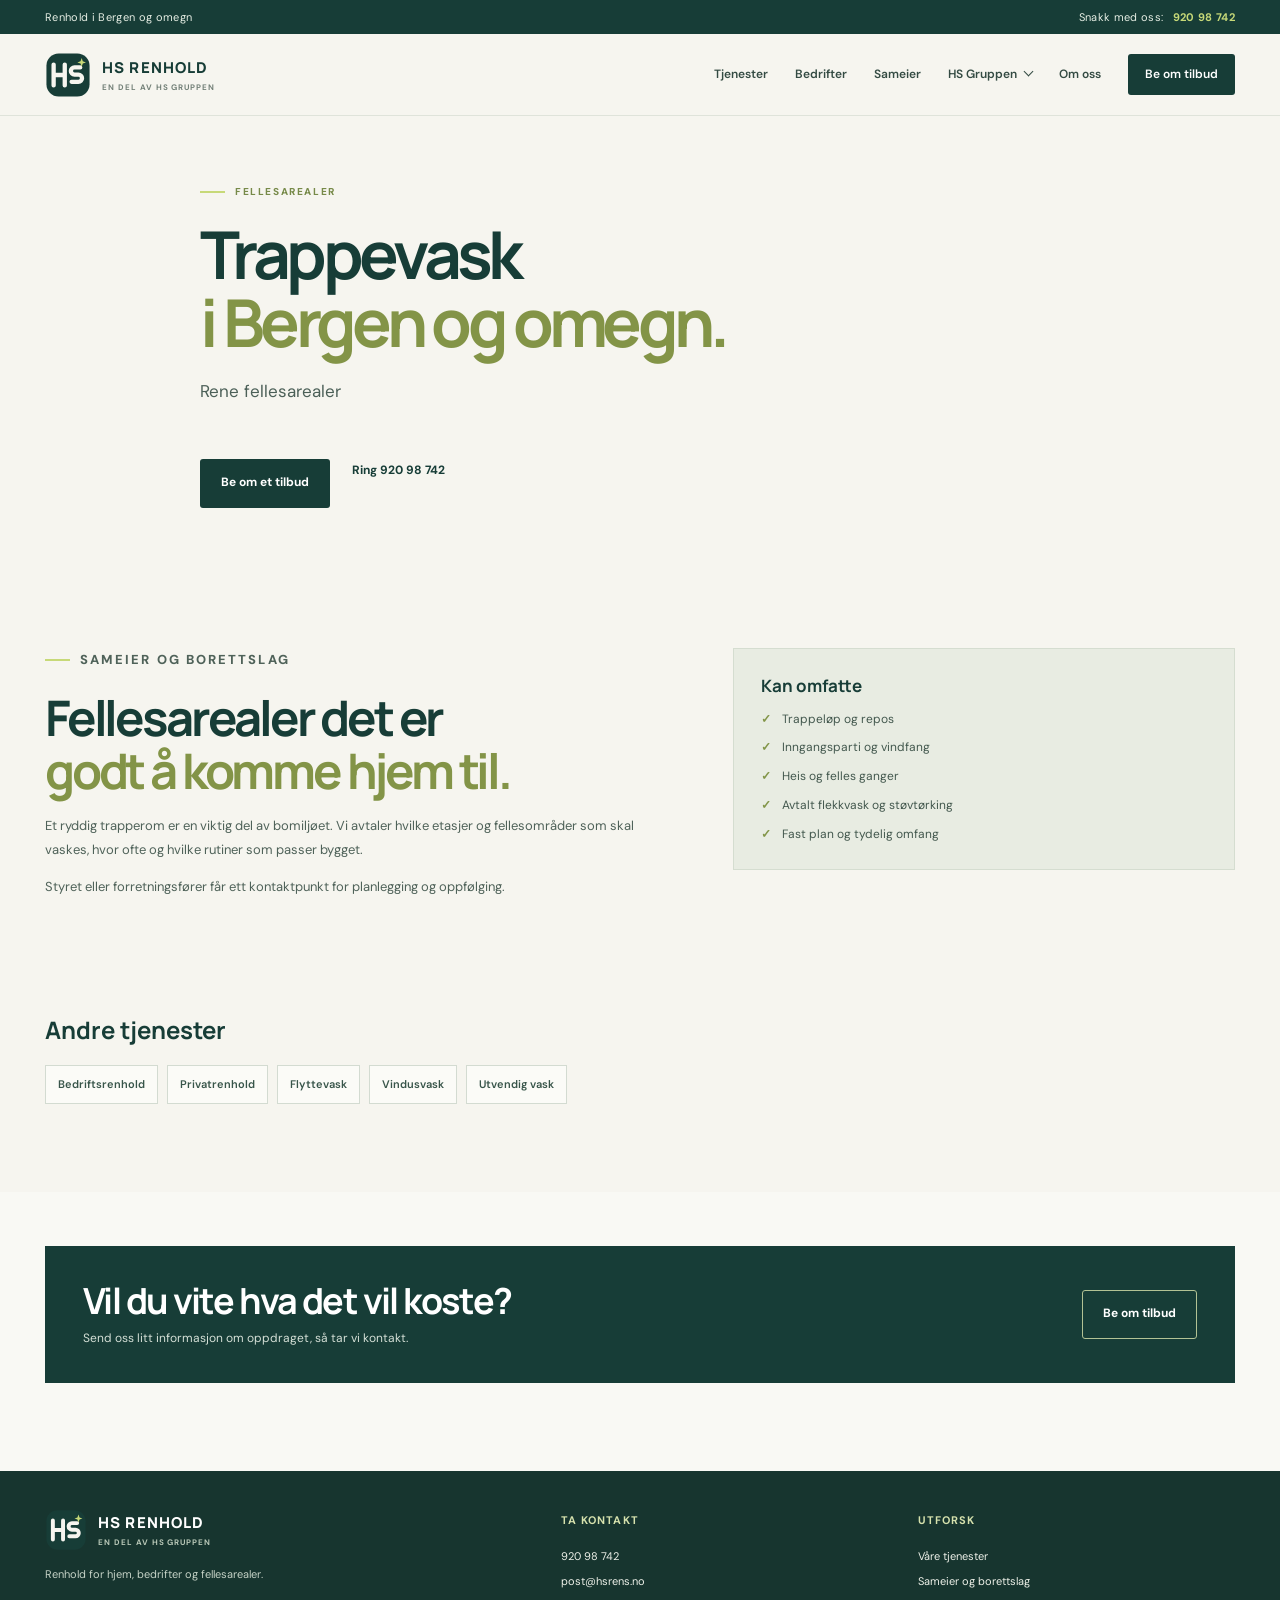
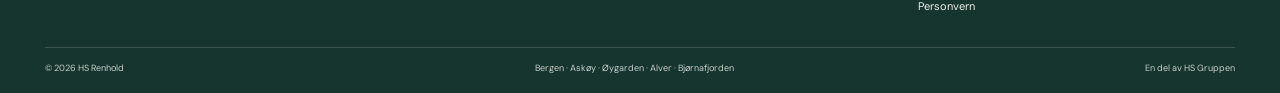
<file: tjenester/trappevask/index.html>
<!doctype html><html lang="no"><head><meta charset="utf-8"><meta name="viewport" content="width=device-width, initial-scale=1"><meta name="theme-color" content="#f7f7f2"><meta name="description" content="Trappevask for bolig og bedrift i Bergen og omegn. HS Renhold avklarer omfang og gir uforpliktende tilbud."><title>Trappevask Bergen | HS Renhold</title><link rel="icon" href="/assets/favicon.svg" type="image/svg+xml"><link rel="preconnect" href="https://fonts.googleapis.com"><link rel="preconnect" href="https://fonts.gstatic.com" crossorigin><link href="https://fonts.googleapis.com/css2?family=DM+Sans:wght@400;500;600;700&family=Manrope:wght@500;600;700;800&display=swap" rel="stylesheet"><link rel="stylesheet" href="/styles.css"></head><body><div class="topbar"><div class="wrap topbar-inner"><span>Renhold i Bergen og omegn</span><a href="tel:+4792098742">Snakk med oss: <strong>920 98 742</strong></a></div></div>
<header class="header"><div class="wrap nav"><a class="brand" href="/" aria-label="HS Renhold – forsiden"><img src="/assets/hs-renhold-mark-v20261006.svg" alt="" width="46" height="46"><span><strong>HS RENHOLD</strong><small>EN DEL AV HS GRUPPEN</small></span></a><button class="menu-toggle" aria-label="Åpne meny" aria-expanded="false"><i></i><i></i></button><nav class="nav-links" aria-label="Hovedmeny"><a href="/tjenester/">Tjenester</a><a href="/tjenester/bedriftsrenhold/">Bedrifter</a><a href="/sameier-borettslag/">Sameier</a><details class="group-menu"><summary>HS Gruppen</summary><div class="group-dropdown"><a href="https://hsrens.no/"><strong>HS Rens &amp; Vedlikehold</strong><span>Ventilasjonsrens og vedlikehold</span></a><a href="/"><strong>HS Renhold</strong><span>Renhold for hjem og bedrifter</span></a><a href="https://hsvindu.netlify.app/"><strong>HS Vindusvask</strong><span>Innvendig og utvendig vindusvask</span></a><a href="/fasadevask/"><strong>HS Fasadevask</strong><span>Fasade, tak og uteområder</span></a></div></details><a href="/om-oss/">Om oss</a><a class="nav-button" href="/kontakt/">Be om tilbud</a></nav></div></header><main><section class="page-hero"><div class="wrap narrow"><p class="eyebrow"><span></span>FELLESAREALER</p><h1>Trappevask<br><span>i Bergen og omegn.</span></h1><p class="lead">Rene fellesarealer</p><div class="hero-actions"><a class="btn btn-primary" href="/kontakt/">Be om et tilbud</a><a class="text-link" href="tel:+4792098742">Ring 920 98 742</a></div></div></section><section class="section"><div class="wrap content-grid"><div><p class="eyebrow"><span></span>SAMEIER OG BORETTSLAG</p><h2>Fellesarealer det er<br><span>godt å komme hjem til.</span></h2><p>Et ryddig trapperom er en viktig del av bomiljøet. Vi avtaler hvilke etasjer og fellesområder som skal vaskes, hvor ofte og hvilke rutiner som passer bygget.</p><p>Styret eller forretningsfører får ett kontaktpunkt for planlegging og oppfølging.</p></div><div class="check-panel"><h3>Kan omfatte</h3><ul><li>Trappeløp og repos</li><li>Inngangsparti og vindfang</li><li>Heis og felles ganger</li><li>Avtalt flekkvask og støvtørking</li><li>Fast plan og tydelig omfang</li></ul></div></div></section><section class="related section"><div class="wrap"><h2>Andre tjenester</h2><div class="related-links"><a href="/tjenester/bedriftsrenhold/">Bedriftsrenhold</a><a href="/tjenester/privatrenhold/">Privatrenhold</a><a href="/tjenester/flyttevask/">Flyttevask</a><a href="/tjenester/vindusvask/">Vindusvask</a><a href="/fasadevask/">Utvendig vask</a></div></div></section><section class="cta-section"><div class="wrap cta-box"><div><h2>Vil du vite hva det vil koste?</h2><p>Send oss litt informasjon om oppdraget, så tar vi kontakt.</p></div><a class="btn btn-primary" href="/kontakt/">Be om tilbud</a></div></section></main><footer class="footer"><div class="wrap footer-main"><div><a class="brand brand-foot" href="/"><img src="/assets/hs-renhold-mark-v20261006.svg" alt="" width="42" height="42"><span><strong>HS RENHOLD</strong><small>EN DEL AV HS GRUPPEN</small></span></a><p>Renhold for hjem, bedrifter og fellesarealer.</p></div><div><h3>Ta kontakt</h3><a href="tel:+4792098742">920 98 742</a><a href="mailto:post@hsrens.no">post@hsrens.no</a></div><div><h3>Utforsk</h3><a href="/tjenester/">Våre tjenester</a><a href="/sameier-borettslag/">Sameier og borettslag</a><a href="/personvern/">Personvern</a></div></div><div class="wrap footer-bottom"><span>© <span data-year></span> HS Renhold</span><span>Bergen · Askøy · Øygarden · Alver · Bjørnafjorden</span><span>En del av HS Gruppen</span></div></footer><script src="/script.js" defer></script></body></html>
</file>
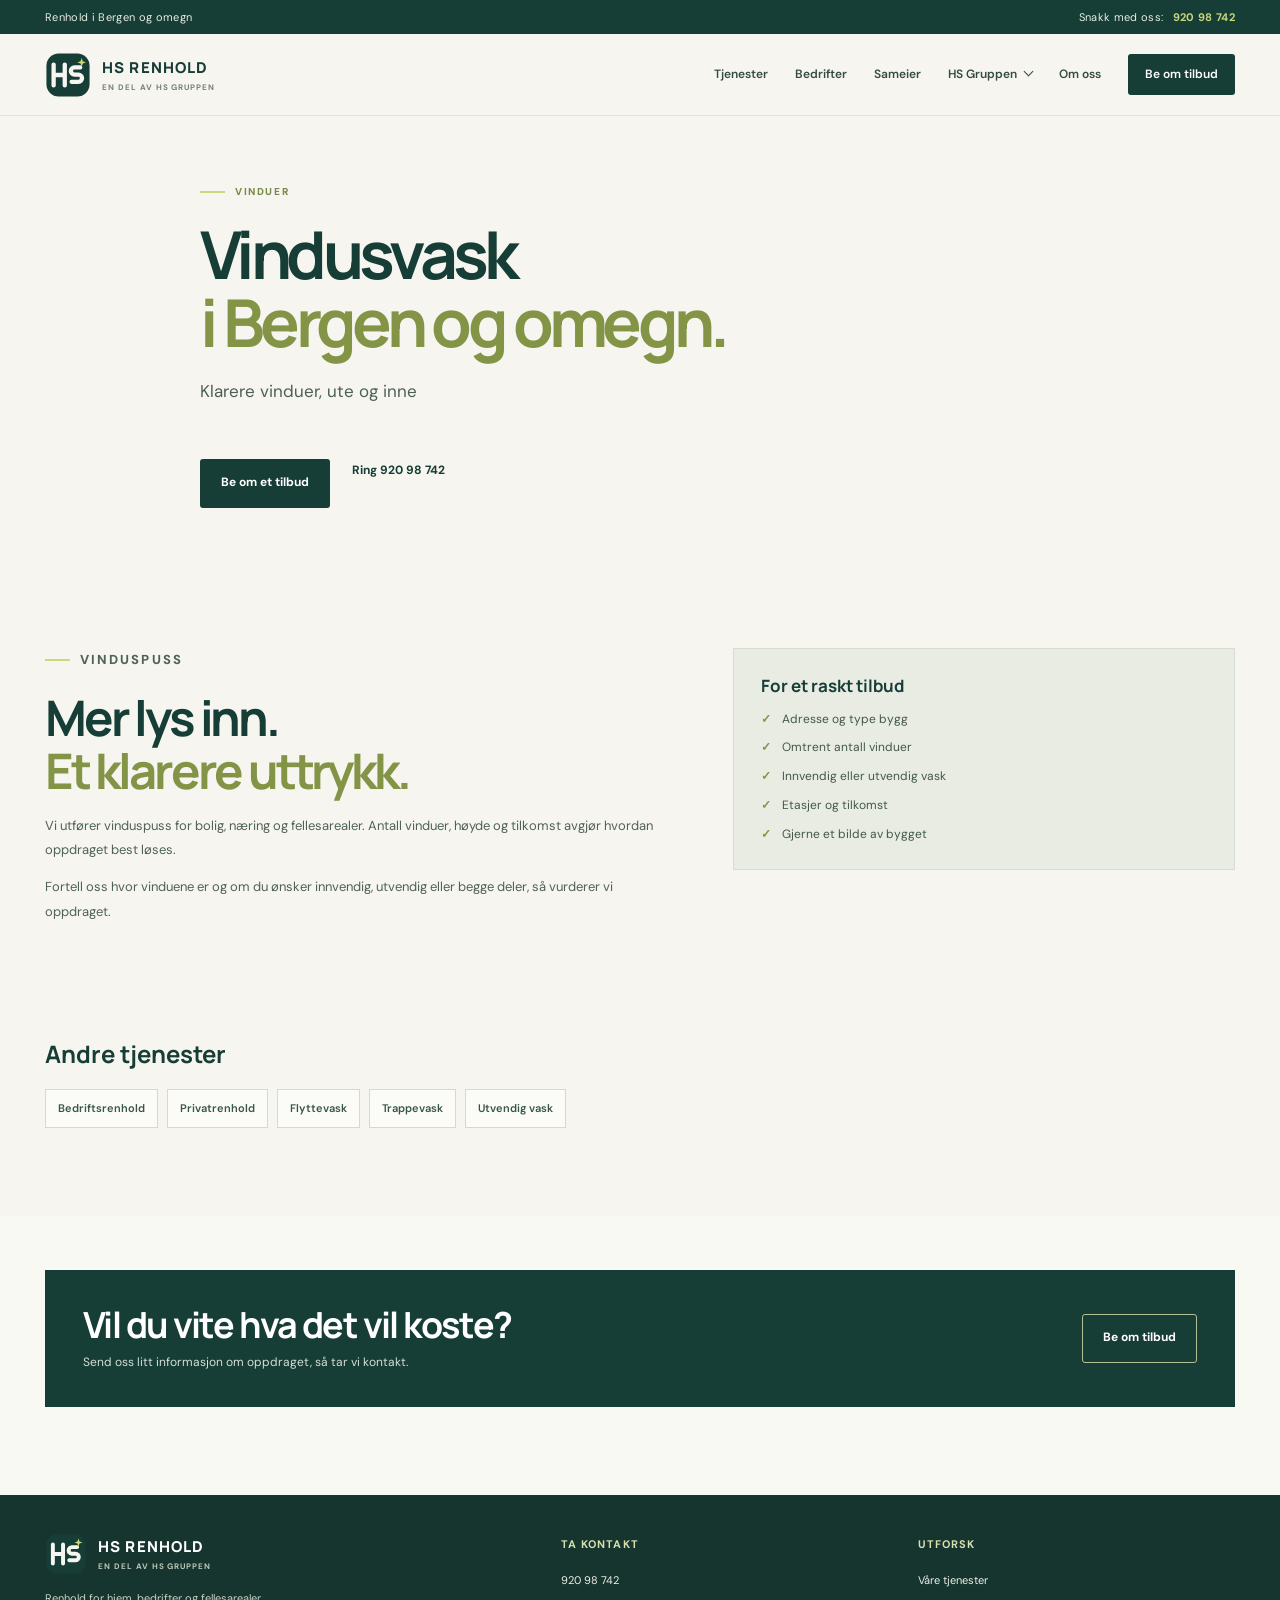
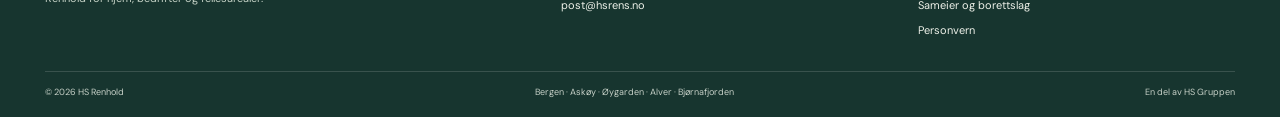
<file: tjenester/vindusvask/index.html>
<!doctype html><html lang="no"><head><meta charset="utf-8"><meta name="viewport" content="width=device-width, initial-scale=1"><meta name="theme-color" content="#f7f7f2"><meta name="description" content="Vindusvask for bolig og bedrift i Bergen og omegn. HS Renhold avklarer omfang og gir uforpliktende tilbud."><title>Vindusvask Bergen | HS Renhold</title><link rel="icon" href="/assets/favicon.svg" type="image/svg+xml"><link rel="preconnect" href="https://fonts.googleapis.com"><link rel="preconnect" href="https://fonts.gstatic.com" crossorigin><link href="https://fonts.googleapis.com/css2?family=DM+Sans:wght@400;500;600;700&family=Manrope:wght@500;600;700;800&display=swap" rel="stylesheet"><link rel="stylesheet" href="/styles.css"></head><body><div class="topbar"><div class="wrap topbar-inner"><span>Renhold i Bergen og omegn</span><a href="tel:+4792098742">Snakk med oss: <strong>920 98 742</strong></a></div></div>
<header class="header"><div class="wrap nav"><a class="brand" href="/" aria-label="HS Renhold – forsiden"><img src="/assets/hs-renhold-mark-v20261006.svg" alt="" width="46" height="46"><span><strong>HS RENHOLD</strong><small>EN DEL AV HS GRUPPEN</small></span></a><button class="menu-toggle" aria-label="Åpne meny" aria-expanded="false"><i></i><i></i></button><nav class="nav-links" aria-label="Hovedmeny"><a href="/tjenester/">Tjenester</a><a href="/tjenester/bedriftsrenhold/">Bedrifter</a><a href="/sameier-borettslag/">Sameier</a><details class="group-menu"><summary>HS Gruppen</summary><div class="group-dropdown"><a href="/"><strong>HS Renhold</strong><span>Renhold for hjem og bedrifter</span></a><a href="https://hsvindu.netlify.app/"><strong>HS Vindusvask</strong><span>Innvendig og utvendig vindusvask</span></a><a href="/fasadevask/"><strong>HS Fasadevask</strong><span>Fasade, tak og uteområder</span></a></div></details><a href="/om-oss/">Om oss</a><a class="nav-button" href="/kontakt/">Be om tilbud</a></nav></div></header><main><section class="page-hero"><div class="wrap narrow"><p class="eyebrow"><span></span>VINDUER</p><h1>Vindusvask<br><span>i Bergen og omegn.</span></h1><p class="lead">Klarere vinduer, ute og inne</p><div class="hero-actions"><a class="btn btn-primary" href="/kontakt/">Be om et tilbud</a><a class="text-link" href="tel:+4792098742">Ring 920 98 742</a></div></div></section><section class="section"><div class="wrap content-grid"><div><p class="eyebrow"><span></span>VINDUSPUSS</p><h2>Mer lys inn.<br><span>Et klarere uttrykk.</span></h2><p>Vi utfører vinduspuss for bolig, næring og fellesarealer. Antall vinduer, høyde og tilkomst avgjør hvordan oppdraget best løses.</p><p>Fortell oss hvor vinduene er og om du ønsker innvendig, utvendig eller begge deler, så vurderer vi oppdraget.</p></div><div class="check-panel"><h3>For et raskt tilbud</h3><ul><li>Adresse og type bygg</li><li>Omtrent antall vinduer</li><li>Innvendig eller utvendig vask</li><li>Etasjer og tilkomst</li><li>Gjerne et bilde av bygget</li></ul></div></div></section><section class="related section"><div class="wrap"><h2>Andre tjenester</h2><div class="related-links"><a href="/tjenester/bedriftsrenhold/">Bedriftsrenhold</a><a href="/tjenester/privatrenhold/">Privatrenhold</a><a href="/tjenester/flyttevask/">Flyttevask</a><a href="/tjenester/trappevask/">Trappevask</a><a href="/fasadevask/">Utvendig vask</a></div></div></section><section class="cta-section"><div class="wrap cta-box"><div><h2>Vil du vite hva det vil koste?</h2><p>Send oss litt informasjon om oppdraget, så tar vi kontakt.</p></div><a class="btn btn-primary" href="/kontakt/">Be om tilbud</a></div></section></main><footer class="footer"><div class="wrap footer-main"><div><a class="brand brand-foot" href="/"><img src="/assets/hs-renhold-mark-v20261006.svg" alt="" width="42" height="42"><span><strong>HS RENHOLD</strong><small>EN DEL AV HS GRUPPEN</small></span></a><p>Renhold for hjem, bedrifter og fellesarealer.</p></div><div><h3>Ta kontakt</h3><a href="tel:+4792098742">920 98 742</a><a href="mailto:post@hsrens.no">post@hsrens.no</a></div><div><h3>Utforsk</h3><a href="/tjenester/">Våre tjenester</a><a href="/sameier-borettslag/">Sameier og borettslag</a><a href="/personvern/">Personvern</a></div></div><div class="wrap footer-bottom"><span>© <span data-year></span> HS Renhold</span><span>Bergen · Askøy · Øygarden · Alver · Bjørnafjorden</span><span>En del av HS Gruppen</span></div></footer><script src="/script.js" defer></script></body></html>
</file>
<file: styles.css>
:root{--ink:#172b27;--green:#173d37;--green2:#25534a;--sage:#dfe8da;--lime:#c7d978;--paper:#f6f5ef;--cream:#ecebe2;--white:#fff;--muted:#586b64;--line:#d9dfd7;--font:'DM Sans',Arial,sans-serif;--display:'Manrope','DM Sans',Arial,sans-serif}*{box-sizing:border-box}html{scroll-behavior:smooth;scroll-padding-top:105px}body{margin:0;background:var(--paper);color:var(--ink);font:400 16px/1.65 var(--font);-webkit-font-smoothing:antialiased}a{color:inherit;text-decoration:none}img{max-width:100%}.wrap{width:min(1190px,calc(100% - 56px));margin-inline:auto}.topbar{height:34px;background:var(--green);color:#e6eee4;font-size:11px;letter-spacing:.03em}.topbar-inner{height:100%;display:flex;align-items:center;justify-content:space-between}.topbar a{color:#e6eee4}.topbar strong{color:var(--lime);margin-left:6px}.header{height:82px;position:sticky;top:0;z-index:20;background:rgba(246,245,239,.96);backdrop-filter:blur(15px);border-bottom:1px solid #dfe3da}.nav{height:100%;display:flex;align-items:center;justify-content:space-between}.brand{display:flex;align-items:center;gap:11px}.brand img{display:block;flex:none}.brand span{display:flex;flex-direction:column;line-height:1.15}.brand strong{font:800 15px var(--display);letter-spacing:.075em;color:var(--green)}.brand small{margin-top:5px;color:#738078;font-size:8px;font-weight:700;letter-spacing:.12em}.nav-links{display:flex;align-items:center;gap:27px;color:#344b43;font-size:12px;font-weight:600}.nav-links>a:not(.nav-button):hover{color:#8e9f44}.nav-button{padding:11px 17px;border-radius:3px;background:var(--green);color:var(--white);transition:.2s}.nav-button:hover,.btn-primary:hover{background:var(--green2);transform:translateY(-1px)}.menu-toggle{display:none}.hero{padding:58px 0 63px;background:var(--paper);overflow:hidden}.hero-grid{display:grid;grid-template-columns:.93fr 1.07fr;gap:68px;align-items:center}.eyebrow{display:flex;align-items:center;gap:10px;margin:0 0 19px;color:#778a49;font-size:10px;font-weight:800;letter-spacing:.16em;text-transform:uppercase}.eyebrow span{width:25px;height:2px;background:var(--lime)}h1,h2,h3,p{margin-top:0}.hero h1,.page-hero h1{margin:0 0 20px;color:var(--green);font:700 clamp(47px,6vw,76px)/1.04 var(--display);letter-spacing:-.07em}.hero h1 span,.page-hero h1 span,.section-title-row h2 span,.feature-grid h2 span,.content-grid h2 span{color:#839447}.lead{max-width:540px;margin:0;color:#4c6058;font-size:17px;line-height:1.75}.hero-actions{display:flex;align-items:center;gap:22px;margin-top:27px}.btn{display:inline-flex;min-height:49px;align-items:center;justify-content:center;padding:0 20px;border:1px solid transparent;border-radius:3px;font-size:12px;font-weight:700;transition:.2s}.btn-primary{background:var(--green);color:white}.btn-light{border-color:#8ca397;color:white;background:transparent}.btn-light:hover{background:#ffffff14}.text-link{color:var(--green);font-size:12px;font-weight:700}.text-link:hover{color:#7a8d3f}.hero-proof{display:flex;flex-wrap:wrap;gap:9px;margin-top:29px}.hero-proof span{padding:7px 10px;border:1px solid #d5ddd2;background:#f9f9f4;color:#4c6258;font-size:10px;font-weight:600}.hero-photo{position:relative;min-height:440px}.hero-photo:before{position:absolute;inset:18px -15px -15px 18px;border:1px solid #cbd5c7;content:""}.hero-photo>img{position:relative;display:block;width:100%;height:440px;object-fit:cover;object-position:60% center;box-shadow:0 22px 55px #1d33251c}.photo-tag{position:absolute;left:-19px;bottom:23px;display:flex;align-items:center;gap:12px;padding:13px 18px;background:white;box-shadow:0 10px 25px #20372b17}.photo-tag>b{display:grid;place-items:center;width:38px;height:38px;border-radius:50%;background:var(--green);color:var(--lime);font:800 13px var(--display)}.photo-tag>span{display:flex;flex-direction:column}.photo-tag strong{font-size:11px;color:var(--green)}.photo-tag small{font-size:9px;color:#6d7d74}.intro-band{background:var(--green);color:white}.band-grid{display:grid;grid-template-columns:repeat(3,1fr);padding:22px 0}.band-grid>div{display:flex;flex-direction:column;padding:0 25px;border-right:1px solid #ffffff2e}.band-grid>div:first-child{padding-left:0}.band-grid>div:last-child{border:0}.band-grid strong{font:700 13px var(--display)}.band-grid span{margin-top:4px;color:#d1ddd3;font-size:10px}.section{padding:88px 0}.section-head{margin-bottom:32px}.section-title-row{display:grid;grid-template-columns:1fr .67fr;gap:60px;align-items:end}.section-title-row h2,.feature-grid h2,.content-grid h2{margin:0;color:var(--green);font:700 clamp(36px,4.7vw,56px)/1.09 var(--display);letter-spacing:-.065em}.section-title-row>p{max-width:440px;margin:0 0 4px;color:#53675e;font-size:13px;line-height:1.8}.service-grid{display:grid;grid-template-columns:repeat(3,1fr);gap:14px}.service-card{display:flex;min-height:238px;flex-direction:column;padding:23px 23px 21px;border:1px solid var(--line);background:#fbfbf7;transition:.23s}.service-card:hover{transform:translateY(-3px);border-color:#a5b58a;box-shadow:0 16px 32px #24392b0c}.card-icon{display:grid;place-items:center;width:39px;height:39px;margin-bottom:17px;border-radius:50%;background:#e8eee1;color:var(--green);font-size:16px}.service-card>small{color:#76894a;font-size:9px;font-weight:800;letter-spacing:.12em;text-transform:uppercase}.service-card h3{margin:7px 0 6px;color:var(--green);font:700 18px var(--display);letter-spacing:-.035em}.service-card p{margin:0 0 16px;color:#53665e;font-size:11px;line-height:1.7}.card-link{margin-top:auto;color:#4c6449;font-size:10px;font-weight:700}.card-icon{font:800 10px var(--display);letter-spacing:.08em}.center-action{margin-top:27px;text-align:center}.center-action .text-link span{margin-left:7px}.feature-section{padding:72px 0;background:#e8ece2}.feature-grid{display:grid;grid-template-columns:.75fr 1.25fr;gap:70px;align-items:center}.feature-grid h2{margin-bottom:18px}.feature-grid>div:last-child>p:not(.eyebrow){max-width:610px;margin:16px 0 23px;color:#4f6259;font-size:13px}.feature-mark{display:flex;width:220px;height:220px;flex-direction:column;align-items:center;justify-content:center;border:1px solid #bcc8b6;border-radius:50%;color:var(--green);font:800 60px var(--display);letter-spacing:-.09em;box-shadow:inset 0 0 0 13px #e8ece2,inset 0 0 0 14px #cbd5c6}.feature-mark span{margin-top:-2px;color:#778a49;font:800 9px var(--font);letter-spacing:.2em}.feature-mark small{margin-top:10px;color:#63766a;font:700 7px var(--font);letter-spacing:.13em}.process-section{background:#f9f9f4}.process-grid{display:grid;grid-template-columns:repeat(4,1fr);gap:12px}.process-grid article{padding:20px 19px;border-top:2px solid #c8d0c4;background:white}.process-grid b{color:#85974e;font:700 12px var(--display)}.process-grid h3{margin:13px 0 7px;color:var(--green);font:700 15px var(--display)}.process-grid p{margin:0;color:#586a62;font-size:11px;line-height:1.7}.cta-section{padding:54px 0 88px;background:#f9f9f4}.cta-box{display:flex;align-items:center;justify-content:space-between;gap:28px;padding:34px 38px;background:var(--green);color:white}.cta-box .eyebrow{margin-bottom:10px;color:#d1dfa1}.cta-box h2{margin:0;color:white;font:700 clamp(26px,3vw,36px)/1.15 var(--display);letter-spacing:-.045em}.cta-box p{margin:8px 0 0;color:#d4dfd6;font-size:12px}.cta-box .btn{flex:none;border-color:#b2c294;color:white}.page-hero{padding:68px 0 52px;background:var(--paper)}.narrow{max-width:880px}.page-hero h1{font-size:clamp(42px,5.6vw,66px)}.page-hero .lead{max-width:680px}.page-hero .btn{margin-top:25px}.content-grid{display:grid;grid-template-columns:1.1fr .9fr;gap:74px;align-items:start}.content-grid h2{font-size:clamp(35px,4.2vw,49px);margin:0 0 17px}.content-grid p{color:#4f6259;font-size:13px;line-height:1.85}.check-panel{padding:25px 27px;background:#e8ece2;border:1px solid #d5ddd0}.check-panel h3{margin:0 0 13px;color:var(--green);font:700 17px var(--display)}.check-panel ul{display:grid;gap:9px;margin:0;padding:0;list-style:none}.check-panel li{position:relative;padding-left:21px;color:#43584e;font-size:12px}.check-panel li:before{position:absolute;left:0;color:#829548;content:"✓";font-weight:800}.related{padding-top:12px}.related h2{color:var(--green);font:700 24px var(--display)}.related-links{display:flex;flex-wrap:wrap;gap:9px}.related-links a{padding:9px 12px;border:1px solid #d3dbd1;background:#fbfbf7;color:#38554a;font-size:11px;font-weight:600}.related-links a:hover{border-color:#9cae7c}.contact-grid{display:grid;grid-template-columns:.72fr 1.28fr;gap:80px;align-items:start}.contact-info h2,.contact-form h2{margin:0 0 10px;color:var(--green);font:700 28px var(--display);letter-spacing:-.04em}.contact-info>p{margin-bottom:25px;color:#52655d;font-size:13px}.contact-row{display:flex;align-items:center;gap:13px;margin:13px 0;color:var(--green)}.contact-icon{display:grid;place-items:center;width:42px;height:42px;border-radius:50%;background:#e5ebdf;color:var(--green);font-size:19px}.contact-row>span:last-child{display:flex;flex-direction:column}.contact-row small{color:#68776e;font-size:10px}.contact-row strong{font:700 15px var(--display)}.area-note{margin-top:25px;padding-top:17px;border-top:1px solid var(--line);color:#52655d;font-size:11px}.contact-form{padding:29px;border:1px solid #dce1d9;background:#fff;box-shadow:0 16px 38px #1d33250a}.contact-form>p{margin:0 0 18px;color:#617068;font-size:11px}.contact-form label{display:flex;flex-direction:column;gap:6px;margin:0 0 13px;color:#344c42;font-size:10px;font-weight:700}.form-row{display:grid;grid-template-columns:1fr 1fr;gap:12px}.contact-form input,.contact-form select,.contact-form textarea{width:100%;min-height:42px;padding:10px 11px;border:1px solid #d2dad1;border-radius:2px;background:#fff;color:var(--ink);font:400 12px var(--font);outline:none}.contact-form textarea{resize:vertical}.contact-form input:focus,.contact-form select:focus,.contact-form textarea:focus{border-color:#718746;box-shadow:0 0 0 2px #9cb27125}.contact-form .btn{width:100%;margin-top:3px}.privacy-note{display:block;margin-top:10px;color:#65746c;font-size:9px}.privacy-note a{text-decoration:underline}.honeypot{position:absolute;left:-5000px}.prose{max-width:800px}.prose h2{margin:26px 0 8px;color:var(--green);font:700 22px var(--display)}.prose p{color:#4f6259;font-size:13px}.prose a{color:var(--green2);text-decoration:underline}.footer{background:#17352f;color:#f3f5ed}.footer-main{display:grid;grid-template-columns:1.2fr .8fr .8fr;gap:40px;padding-top:38px;padding-bottom:32px}.brand-foot strong{color:#fff}.brand-foot small{color:#b9c8b8}.footer-main>div:first-child>p{max-width:220px;margin:14px 0 0;color:#c5d2c6;font-size:11px}.footer-main h3{margin:4px 0 13px;color:#d6e1ad;font:700 11px var(--font);letter-spacing:.1em;text-transform:uppercase}.footer-main>div:not(:first-child){display:flex;flex-direction:column;align-items:flex-start;gap:7px;color:#eef1e9;font-size:11px}.footer-main a:hover{color:var(--lime)}.footer-bottom{display:flex;justify-content:space-between;gap:15px;padding:13px 0 17px;border-top:1px solid #ffffff25;color:#c6d0c7;font-size:9px}
@media(max-width:900px){.hero-grid{gap:36px}.hero-photo,.hero-photo>img{height:390px;min-height:390px}.nav-links{gap:17px}.content-grid,.contact-grid{gap:44px}.feature-grid{gap:40px}.section-title-row{gap:30px}}
@media(max-width:680px){.wrap{width:calc(100% - 36px)}.topbar{height:31px;font-size:9px}.header{height:69px}.brand img{width:40px;height:40px}.brand strong{font-size:13px}.brand small{font-size:7px}.menu-toggle{display:flex;width:41px;height:41px;flex-direction:column;align-items:center;justify-content:center;gap:5px;border:1px solid #d3dbd1;border-radius:3px;background:transparent}.menu-toggle i{width:17px;height:2px;background:var(--green)}.nav-links{display:none;position:absolute;top:68px;left:0;right:0;align-items:stretch;gap:0;padding:10px 18px 18px;background:var(--paper);border-bottom:1px solid var(--line);box-shadow:0 15px 25px #18352b12}.nav-links.open{display:flex;flex-direction:column}.nav-links>a:not(.nav-button){padding:12px 2px;border-bottom:1px solid #dfe4dc}.nav-button{margin-top:12px;text-align:center}.hero{padding:40px 0 43px}.hero-grid{grid-template-columns:1fr;gap:31px}.hero h1{font-size:clamp(47px,12vw,61px)}.lead{font-size:15px}.hero-actions{align-items:flex-start;flex-direction:column;gap:14px}.hero-proof{gap:7px;margin-top:21px}.hero-proof span{font-size:9px}.hero-photo,.hero-photo>img{height:300px;min-height:300px}.hero-photo:before{inset:11px -8px -9px 11px}.photo-tag{left:-7px;bottom:15px;padding:10px 12px}.band-grid{grid-template-columns:1fr;padding:8px 0}.band-grid>div,.band-grid>div:first-child{padding:11px 0;border-right:0;border-bottom:1px solid #ffffff2e}.band-grid>div:last-child{border:0}.section{padding:62px 0}.section-title-row{grid-template-columns:1fr;gap:12px}.section-title-row h2,.feature-grid h2{font-size:39px}.section-title-row>p{font-size:12px}.service-grid{grid-template-columns:1fr;gap:10px}.service-card{min-height:0;padding:19px}.service-card p{margin-bottom:13px}.card-icon{width:35px;height:35px;margin-bottom:12px}.feature-section{padding:55px 0}.feature-grid{grid-template-columns:1fr;gap:25px}.feature-mark{width:145px;height:145px;font-size:43px}.feature-mark span{font-size:7px}.feature-mark small{font-size:6px}.process-grid{grid-template-columns:1fr 1fr;gap:9px}.process-grid article{padding:16px 14px}.process-grid h3{font-size:13px}.cta-section{padding:38px 0 62px}.cta-box{align-items:flex-start;flex-direction:column;padding:25px 20px}.cta-box h2{font-size:29px}.page-hero{padding:49px 0 34px}.page-hero h1{font-size:clamp(40px,10vw,54px)}.content-grid,.contact-grid{grid-template-columns:1fr;gap:25px}.content-grid h2{font-size:38px}.check-panel{padding:21px}.related{padding-top:0}.contact-form{padding:21px 17px}.form-row{grid-template-columns:1fr;gap:0}.footer-main{grid-template-columns:1fr 1fr;gap:25px 15px;padding-top:27px}.footer-main>div:first-child{grid-column:1/-1}.footer-bottom{align-items:flex-start;flex-direction:column;gap:5px}.photo-tag{max-width:90%}}
@media(prefers-reduced-motion:reduce){html{scroll-behavior:auto}*,*:before,*:after{transition:none!important}}

/* HS Gruppen menu */
.group-menu{position:relative;flex:none}.group-menu summary{position:relative;list-style:none;cursor:pointer}.group-menu summary::-webkit-details-marker{display:none}.group-menu summary::after{display:inline-block;width:6px;height:6px;margin:0 0 3px 8px;border-right:1.5px solid currentColor;border-bottom:1.5px solid currentColor;content:"";transform:rotate(45deg);transition:transform .18s}.group-menu[open] summary::after{transform:rotate(225deg);margin-bottom:0}.group-dropdown{position:absolute;top:calc(100% + 17px);right:-24px;z-index:25;display:none;width:285px;padding:8px;border:1px solid var(--line);background:#fff;box-shadow:0 15px 40px #1d33251c}.group-menu[open] .group-dropdown{display:grid}.group-dropdown a{display:flex;flex-direction:column;gap:2px;padding:11px 12px;border-bottom:1px solid #e9ede6}.group-dropdown a:last-child{border-bottom:0}.group-dropdown a:hover{background:#f4f6ef}.group-dropdown strong{color:var(--green);font:700 12px var(--display)}.group-dropdown span{color:#62746a;font-size:10px;font-weight:400}.fasade-photo>img{object-position:62% center}
@media(max-width:680px){.group-menu{width:100%;border-bottom:1px solid #dfe4dc}.group-menu summary{padding:12px 2px}.group-dropdown{position:static;width:100%;padding:4px 0;border:0;background:transparent;box-shadow:none}.group-dropdown a{padding:11px 12px;border:0;border-left:2px solid #d8e0d2}.group-dropdown span{font-size:11px}.fasade-photo,.fasade-photo>img{height:290px;min-height:290px}}
</file>
